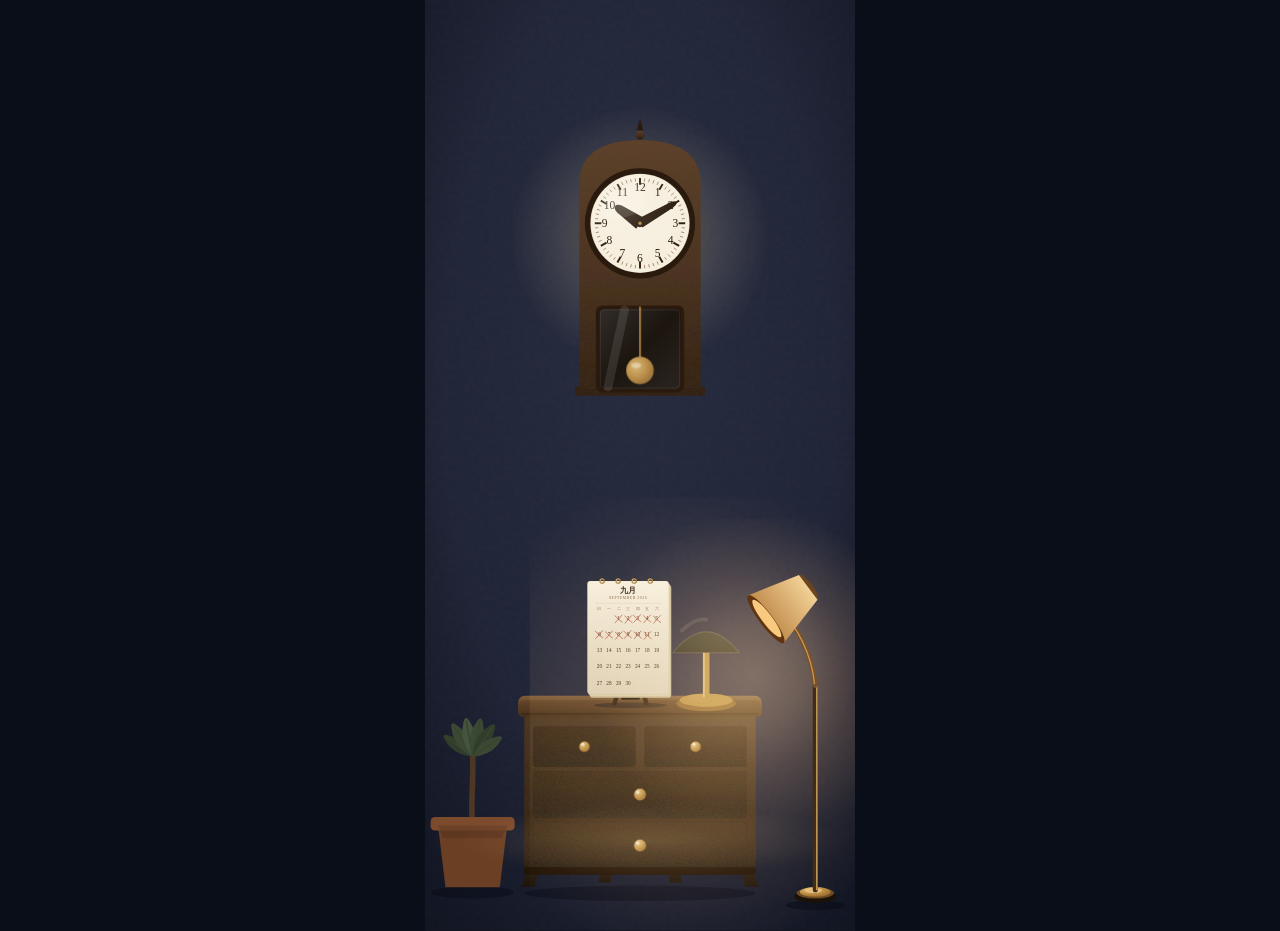
<file: index.html>
<!doctype html>
<html lang="zh-CN">
<head>
  <meta charset="utf-8">
  <meta name="viewport" content="width=device-width, initial-scale=1">
  <title>电子信</title>
  <meta http-equiv="refresh" content="0; url=./电子信封面.html">
  <script>location.replace("./电子信封面.html");</script>
</head>
<body>
  <a href="./电子信封面.html">打开电子信</a>
</body>
</html>
</file>
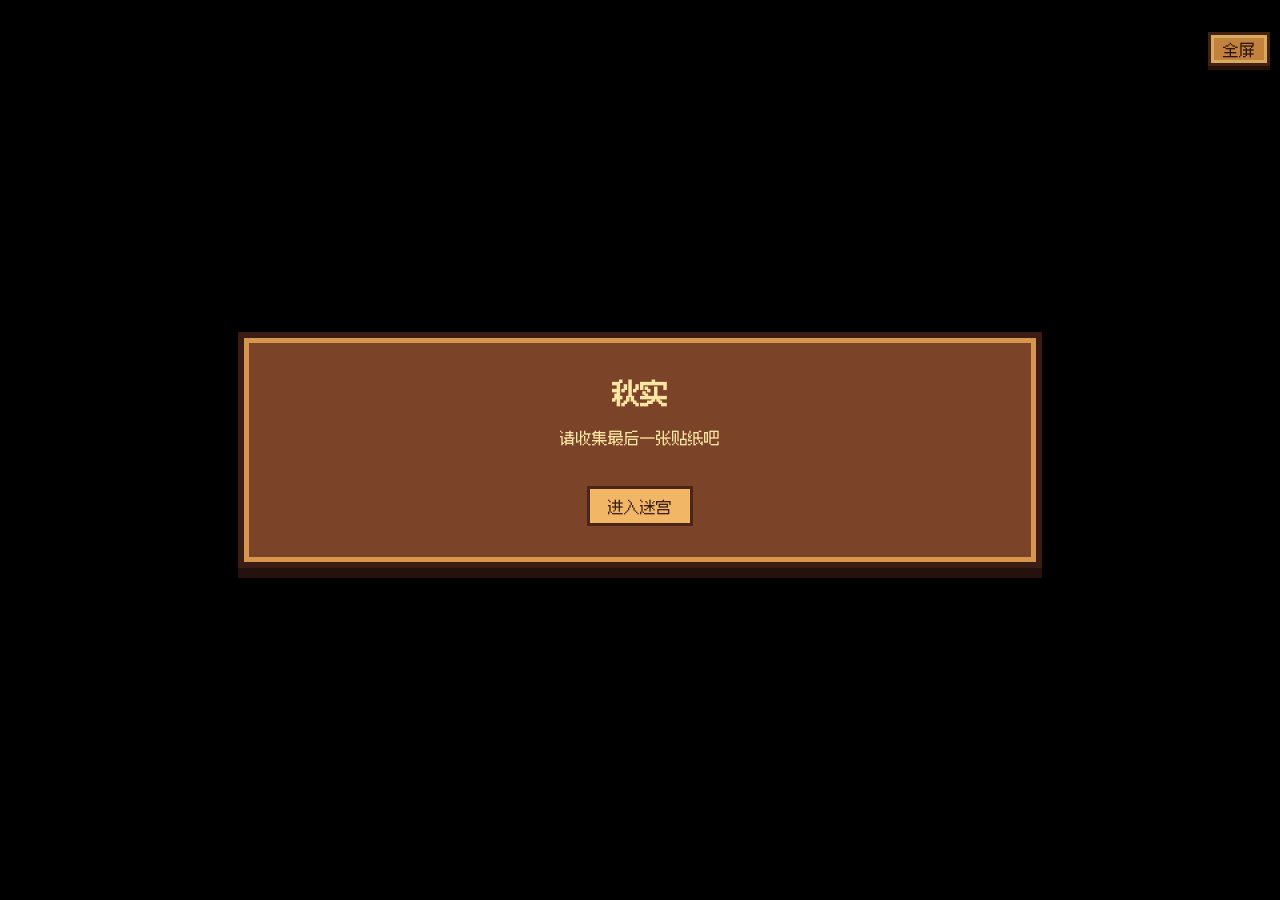
<file: autumn_harvest_scene.html>
<!doctype html>
<html lang="zh-CN" class="force-landscape">
<head>
  <meta charset="utf-8">
  <meta name="viewport" content="width=device-width, initial-scale=1, viewport-fit=cover">
  <title>秋实</title>
  <link rel="stylesheet" href="./mobile-landscape.css">
  <script src="./mobile-fullscreen.js?v=5" defer></script>
  <style>
    @font-face {
      font-family: "Fusion Pixel";
      src: url("./assets/fonts/fusion-pixel-12px-proportional-zh_hans.woff2") format("woff2");
      font-display: swap;
    }

    body {
      margin: 0;
      min-height: 100vh;
      display: grid;
      place-items: center;
      background: #000;
      color: #ffe6a3;
      font-family: "Fusion Pixel", "Microsoft YaHei", Arial, sans-serif;
      overflow: hidden;
    }

    .scene {
      width: min(92vw, 720px);
      padding: 36px;
      text-align: center;
      background: #7b4428;
      border: 6px solid #3b1c12;
      box-shadow: inset 0 0 0 5px #d7964e, 0 10px 0 #26120c;
      opacity: 0;
      transform: scale(0.98);
      transition: opacity 700ms ease, transform 700ms ease;
    }

    .scene.show {
      opacity: 1;
      transform: scale(1);
    }

    h1 {
      margin: 0 0 14px;
      font-size: 28px;
    }

    button {
      margin-top: 22px;
      min-height: 40px;
      padding: 0 18px;
      border: 3px solid #4b2517;
      background: #f2b766;
      color: #3f2114;
      font: inherit;
    }

    .fade {
      position: fixed;
      inset: 0;
      background: #000;
      opacity: 0;
      pointer-events: none;
      transition: opacity 700ms ease;
    }

    .fade.show {
      opacity: 1;
      pointer-events: auto;
    }
  </style>
</head>
<body>
  <main id="scene" class="scene">
    <h1>秋实</h1>
    <p>请收集最后一张贴纸吧</p>
    <button id="enterButton" type="button">进入迷宫</button>
  </main>
  <div id="fade" class="fade"></div>

  <script>
    requestAnimationFrame(() => document.querySelector("#scene").classList.add("show"));
    document.querySelector("#enterButton").addEventListener("click", () => {
      document.querySelector("#fade").classList.add("show");
      setTimeout(() => { location.href = "maze_scene.html"; }, 760);
    });
  </script>
</body>
</html>
</file>
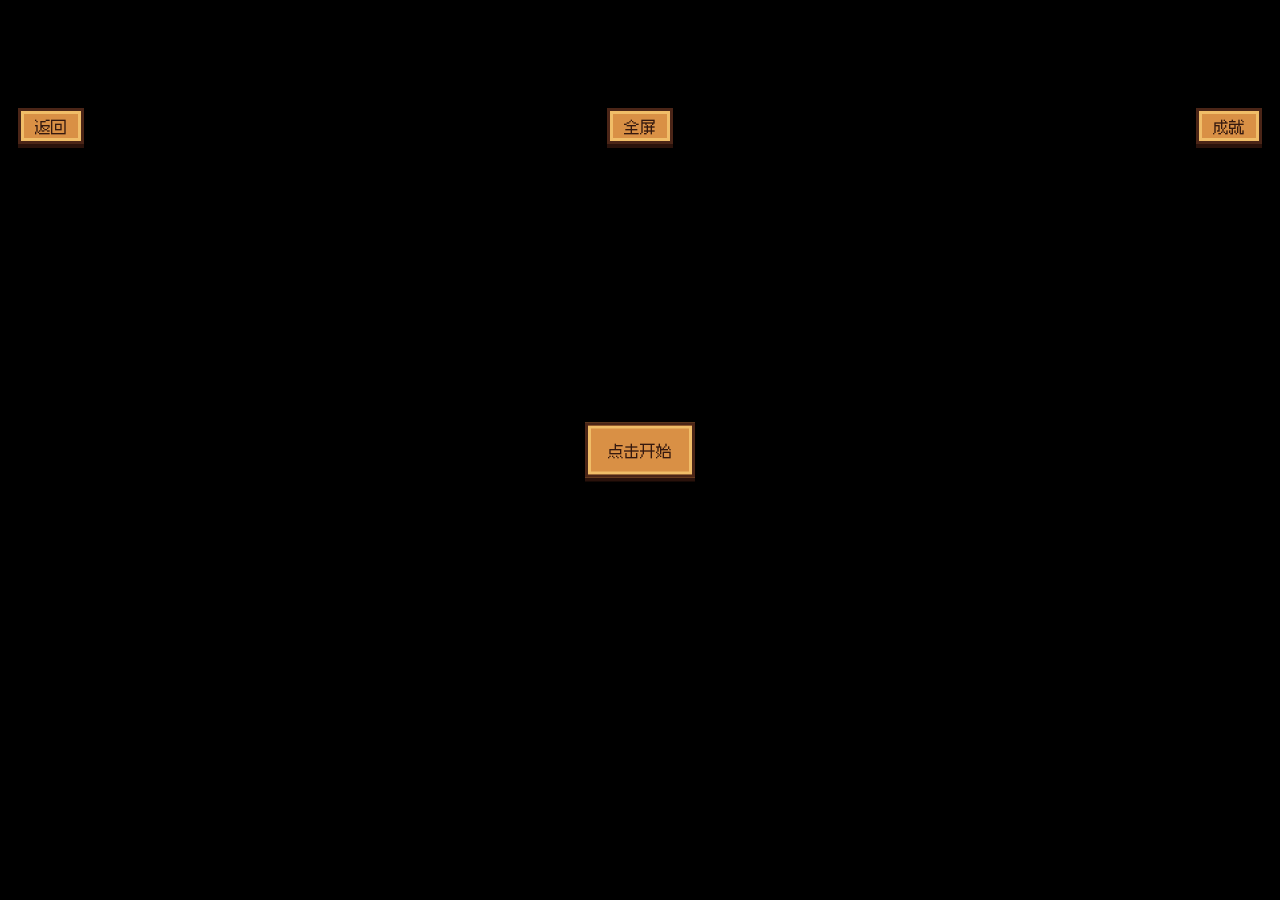
<file: autumn_visual_novel_demo.html>
<!doctype html>
<html lang="zh-CN" class="force-landscape">
<head>
  <meta charset="utf-8">
  <meta name="viewport" content="width=device-width, initial-scale=1, viewport-fit=cover">
  <title>秋日来信 · 第三幕</title>
  <link rel="stylesheet" href="./mobile-landscape.css">
  <script src="./mobile-fullscreen.js?v=5" defer></script>
  <style>
    @font-face {
      font-family: "Fusion Pixel";
      src: url("./assets/fonts/fusion-pixel-12px-proportional-zh_hans.woff2") format("woff2");
      font-display: swap;
    }

    * {
      box-sizing: border-box;
      user-select: none;
      -webkit-user-select: none;
      -webkit-tap-highlight-color: transparent;
    }

    body {
      margin: 0;
      min-height: 100vh;
      display: grid;
      place-items: center;
      background: #000;
      color: #ffe9b0;
      font-family: "Fusion Pixel", "Microsoft YaHei", Arial, sans-serif;
      overflow: hidden;
    }

    .stage {
      position: relative;
      width: min(100vw, 177.78vh);
      aspect-ratio: 16 / 9;
      overflow: hidden;
      background: #090603;
      image-rendering: pixelated;
      touch-action: manipulation;
    }

    .layer {
      position: absolute;
      inset: -2%;
      background-position: center;
      background-size: cover;
      image-rendering: pixelated;
      opacity: 0;
      transition: opacity 2600ms ease;
    }

    .black.clear ~ .layer {
      opacity: 1;
    }

    .bg {
      background-image: url("./assets/autumn-vn/background-1-no-birds.png?v=2");
      animation: breathe 9s ease-in-out infinite;
    }

    .bg[data-background="forestDeep"] {
      background-image: url("./assets/autumn-vn/background-3.png?v=1");
    }

    .bg[data-background="river"] {
      background-image: url("./assets/autumn-vn/river.png?v=1");
    }

    .bg[data-background="squirrel"] {
      background-image: url("./assets/autumn-vn/background-2.png?v=1");
    }

    .bg[data-background="fish"] {
      background-image: url("./assets/autumn-vn/fish.png?v=1");
    }

    .bg[data-background="finalTree"] {
      background-image: url("./assets/autumn-vn/background-4.png?v=1");
    }

    .top-button {
      position: absolute;
      top: 18px;
      z-index: 8;
      min-height: 36px;
      padding: 0 14px;
      border: 3px solid #4b2517;
      background: #d99045;
      color: #35190f;
      box-shadow: inset 0 0 0 3px #f0bd68, 0 4px 0 #2a120b;
      font: inherit;
    }

    .back {
      left: 18px;
    }

    .achievements {
      right: 18px;
    }

    .fullscreen {
      left: 50%;
      transform: translateX(-50%);
    }

    .achievement-panel {
      position: absolute;
      top: 66px;
      right: 18px;
      width: min(72vw, 310px);
      padding: 14px;
      border: 4px solid #3b1f13;
      background: rgba(93, 50, 28, 0.96);
      box-shadow: inset 0 0 0 4px #d5964c, 0 7px 0 #241008;
      z-index: 8;
    }

    .achievement-panel ul {
      list-style: none;
      margin: 0;
      padding: 0;
      display: grid;
      gap: 8px;
    }

    .achievement-panel li {
      display: flex;
      gap: 8px;
      align-items: center;
      color: #987f68;
    }

    .achievement-panel li.on {
      color: #ffe39b;
    }

    .star {
      color: #6b625b;
    }

    .on .star {
      color: #ffd34d;
      text-shadow: 0 0 6px #ffef9f;
    }

    .dialogue {
      position: absolute;
      left: 5%;
      right: 5%;
      bottom: 5%;
      min-height: 26%;
      padding: 22px 24px;
      border: 5px solid #3b1f13;
      background: rgba(93, 50, 28, 0.92);
      box-shadow: inset 0 0 0 4px #d5964c, 0 8px 0 #241008;
      opacity: 0;
      transform: translateY(28px);
      transition: opacity 520ms ease, transform 520ms ease;
      z-index: 5;
    }

    .dialogue.show {
      opacity: 1;
      transform: translateY(0);
    }

    .speaker {
      color: #ffe39b;
      margin-bottom: 12px;
    }

    .text {
      min-height: 64px;
      font-size: clamp(16px, 2.4vw, 24px);
      line-height: 1.75;
      color: #fff1c4;
    }

    .choices {
      display: grid;
      justify-items: start;
      gap: 8px;
      margin-top: 12px;
      pointer-events: none;
    }

    .choice,
    .start {
      border: 3px solid #4b2517;
      background: #d99045;
      color: #35190f;
      box-shadow: inset 0 0 0 3px #f0bd68, 0 4px 0 #2a120b;
      font: inherit;
    }

    .choice {
      padding: 10px 12px;
      text-align: left;
      width: auto;
      max-width: 100%;
      pointer-events: auto;
    }

    .start {
      position: absolute;
      left: 50%;
      top: 50%;
      transform: translate(-50%, -50%);
      padding: 14px 20px;
      z-index: 8;
    }

    .toast {
      position: absolute;
      top: 24px;
      left: 50%;
      transform: translateX(-50%) translateY(-20px);
      padding: 10px 16px;
      border: 3px solid #4b2517;
      background: #f0bd68;
      color: #3b1f13;
      opacity: 0;
      transition: opacity 260ms ease, transform 260ms ease;
      z-index: 7;
    }

    .toast.show {
      opacity: 1;
      transform: translateX(-50%) translateY(0);
    }

    .reward-leaf {
      position: absolute;
      left: 58%;
      top: -10%;
      width: 12px;
      height: 8px;
      background: #c86a2e;
      box-shadow: 3px 2px 0 #9b4222, 6px 4px 0 #e18a42, 10px 5px 0 #6f2c19;
      transform: rotate(-24deg);
      z-index: 6;
      image-rendering: pixelated;
    }

    .reward-leaf.drop {
      animation: rewardDrop 4.2s ease-in-out forwards;
    }

    .reward-leaf.claimed {
      filter: drop-shadow(0 0 10px #ffe694);
      animation: claimed 700ms ease infinite alternate;
    }

    .black {
      position: absolute;
      inset: 0;
      background: #000;
      z-index: 4;
      opacity: 1;
      transition: opacity 2600ms ease;
      pointer-events: none;
    }

    .black.clear {
      opacity: 0;
    }

    @keyframes breathe {
      0%, 100% { filter: brightness(1); }
      50% { filter: brightness(1.06); }
    }

    @keyframes rewardDrop {
      to { top: 62%; transform: rotate(18deg); }
    }

    @keyframes claimed {
      to { transform: translateY(-8px) rotate(18deg); }
    }
  </style>
</head>
<body>
  <main id="autumnVN" class="stage" data-background="opening">
    <audio id="windAudio" src="./assets/autumn-vn/wind-through-the-leaves.mp3" preload="auto"></audio>
    <button id="backButton" class="top-button back" type="button">返回</button>
    <button id="fullscreenButton" class="top-button fullscreen" type="button" data-fullscreen-button>全屏</button>
    <button id="achievementButton" class="top-button achievements" type="button">成就</button>
    <aside id="achievementPanel" class="achievement-panel" hidden>
      <ul id="achievementList"></ul>
    </aside>
    <div id="black" class="black"></div>
    <div id="backgroundLayer" class="layer bg"></div>
    <button id="startGate" class="start" type="button" hidden>点击开始</button>
    <section id="dialogueBox" class="dialogue" hidden>
      <div id="speakerName" class="speaker"></div>
      <div id="dialogueText" class="text"></div>
      <div id="choices" class="choices"></div>
    </section>
    <div id="rewardLeaf" class="reward-leaf" hidden></div>
    <div id="toast" class="toast"></div>
  </main>

  <script type="module">
    import { AutumnVisualNovelScene } from "./autumn-vn-scene.js?v=2";

    new AutumnVisualNovelScene(document.querySelector("#autumnVN")).start();
  </script>
</body>
</html>
</file>
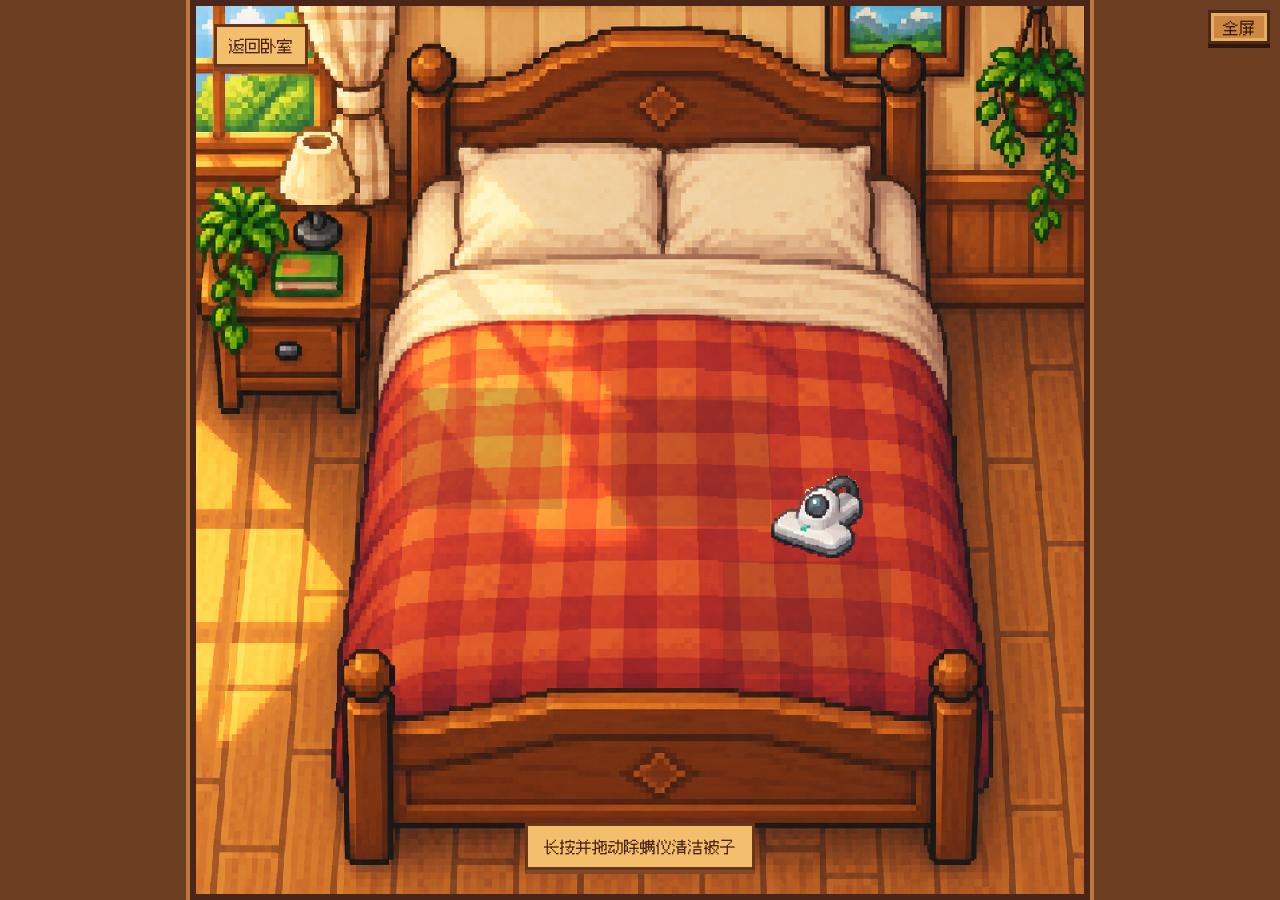
<file: bed_cleaning_demo.html>
<!doctype html>
<html lang="zh-CN" class="force-landscape">
<head>
  <meta charset="utf-8">
  <meta name="viewport" content="width=device-width, initial-scale=1, viewport-fit=cover">
  <title>床铺整理 Demo</title>
  <link rel="stylesheet" href="./mobile-landscape.css">
  <script src="./mobile-fullscreen.js?v=5" defer></script>
  <style>
    @font-face {
      font-family: "Fusion Pixel";
      src: url("./assets/fonts/fusion-pixel-12px-proportional-zh_hans.woff2") format("woff2");
      font-display: swap;
    }

    * {
      box-sizing: border-box;
      user-select: none;
      -webkit-user-select: none;
      touch-action: none;
    }

    body {
      margin: 0;
      min-height: 100vh;
      display: grid;
      place-items: center;
      background: #6d3d22;
      color: #fff1bd;
      font-family: "Fusion Pixel", "Microsoft YaHei", Arial, sans-serif;
      overflow: hidden;
    }

    .stage {
      position: relative;
      width: min(100vw, 100dvh);
      aspect-ratio: 1;
      border: 6px solid #4b2517;
      box-shadow: 0 0 0 4px #b9763d, 0 12px 0 #32170f;
      background: #1a0d0a;
    }

    canvas {
      display: block;
      width: 100%;
      height: 100%;
      image-rendering: pixelated;
      cursor: grab;
    }

    .hint {
      position: absolute;
      left: 50%;
      bottom: 24px;
      transform: translateX(-50%);
      padding: 10px 16px;
      border: 3px solid #6b351c;
      background: #f4bf6d;
      color: #4a2313;
      box-shadow: 0 4px 0 #7f4728;
      white-space: nowrap;
      pointer-events: none;
    }

    .back {
      position: absolute;
      left: 18px;
      top: 18px;
      padding: 8px 12px;
      border: 3px solid #6b351c;
      background: #f4bf6d;
      color: #4a2313;
      box-shadow: 0 4px 0 #7f4728;
      font: inherit;
      cursor: pointer;
      pointer-events: auto;
    }
  </style>
</head>
<body>
  <main class="stage">
    <button id="backButton" class="back" type="button">返回卧室</button>
    <canvas id="bedCleaningCanvas"></canvas>
    <div id="bedCleaningHint" class="hint">长按并拖动除螨仪清洁被子</div>
  </main>

  <script type="module">
    import { BedCleaningScene } from "./bed-cleaning-scene.js?v=5";
    import { completeTask } from "./game-progress.js";

    const canvas = document.querySelector("#bedCleaningCanvas");
    const fromGame = new URLSearchParams(location.search).get("from") === "game";
    document.querySelector("#backButton").addEventListener("click", () => {
      location.href = fromGame ? "game.html?return=back" : "bedroom_scene_test.html";
    });
    canvas.addEventListener("scene-complete", () => {
      if (!fromGame) return;
      completeTask("bed");
      setTimeout(() => location.href = "game.html?return=bed", 800);
    }, { once: true });

    new BedCleaningScene(canvas, document.querySelector("#bedCleaningHint")).start();
  </script>
</body>
</html>
</file>
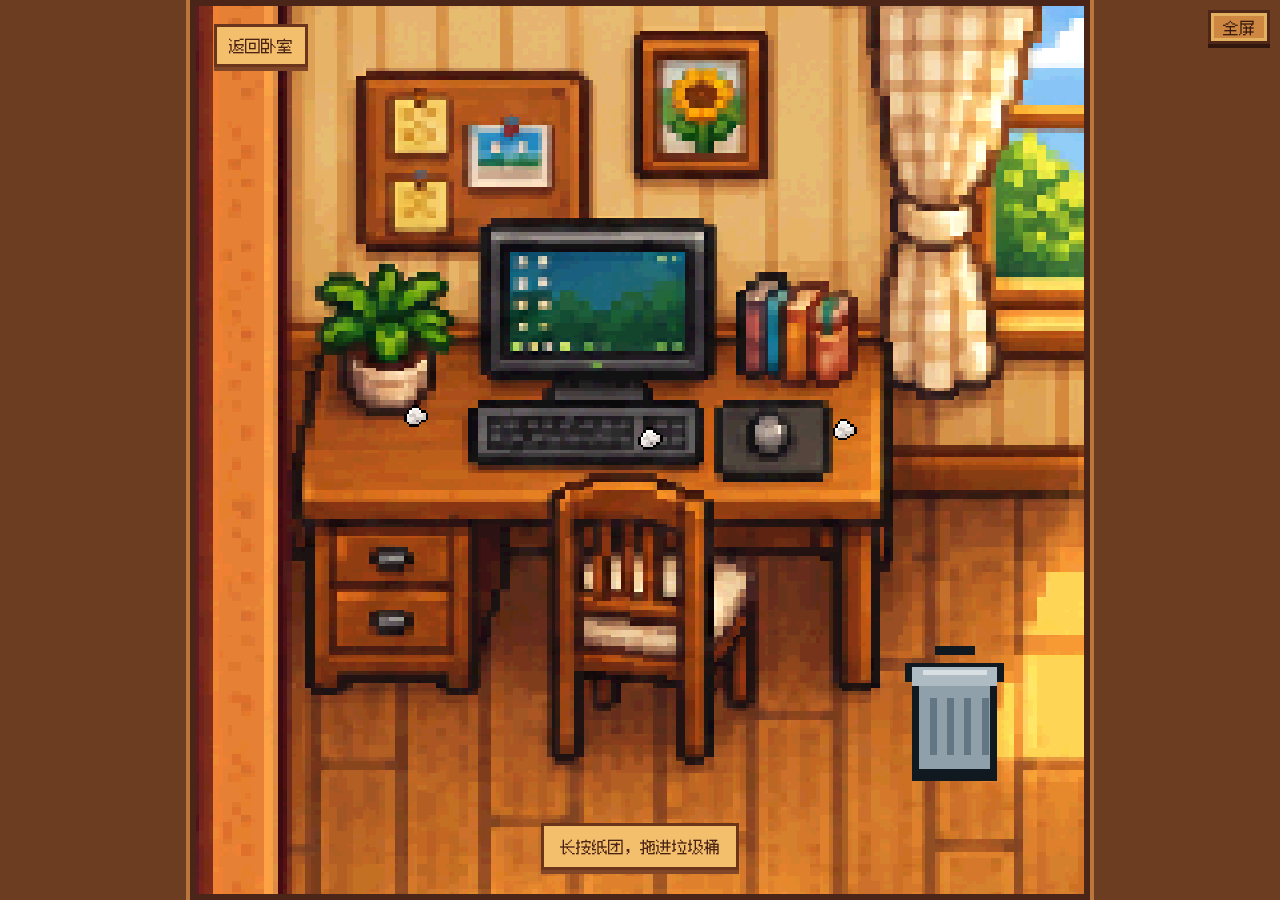
<file: desk_cleaning_demo.html>
<!doctype html>
<html lang="zh-CN" class="force-landscape">
<head>
  <meta charset="utf-8">
  <meta name="viewport" content="width=device-width, initial-scale=1, viewport-fit=cover">
  <title>书桌整理 Demo</title>
  <link rel="stylesheet" href="./mobile-landscape.css">
  <script src="./mobile-fullscreen.js?v=5" defer></script>
  <style>
    @font-face {
      font-family: "Fusion Pixel";
      src: url("./assets/fonts/fusion-pixel-12px-proportional-zh_hans.woff2") format("woff2");
      font-display: swap;
    }

    * {
      box-sizing: border-box;
      user-select: none;
      -webkit-user-select: none;
      touch-action: none;
    }

    body {
      margin: 0;
      min-height: 100vh;
      display: grid;
      place-items: center;
      background: #6d3d22;
      color: #fff1bd;
      font-family: "Fusion Pixel", "Microsoft YaHei", Arial, sans-serif;
      overflow: hidden;
    }

    .stage {
      position: relative;
      width: min(100vw, 100dvh);
      aspect-ratio: 1;
      border: 6px solid #4b2517;
      box-shadow: 0 0 0 4px #b9763d, 0 12px 0 #32170f;
      background: #1a0d0a;
    }

    canvas {
      display: block;
      width: 100%;
      height: 100%;
      image-rendering: pixelated;
      cursor: grab;
    }

    .hint {
      position: absolute;
      left: 50%;
      bottom: 24px;
      transform: translateX(-50%);
      padding: 10px 16px;
      border: 3px solid #6b351c;
      background: #f4bf6d;
      color: #4a2313;
      box-shadow: 0 4px 0 #7f4728;
      white-space: nowrap;
      pointer-events: none;
    }

    .back {
      position: absolute;
      left: 18px;
      top: 18px;
      padding: 8px 12px;
      border: 3px solid #6b351c;
      background: #f4bf6d;
      color: #4a2313;
      box-shadow: 0 4px 0 #7f4728;
      font: inherit;
      cursor: pointer;
      pointer-events: auto;
    }
  </style>
</head>
<body>
  <main class="stage">
    <button id="backButton" class="back" type="button">返回卧室</button>
    <canvas id="deskCleaningCanvas"></canvas>
    <div id="deskCleaningHint" class="hint">长按纸团，拖进垃圾桶</div>
  </main>

  <script type="module">
    import { DeskCleaningScene } from "./desk-cleaning-scene.js?v=13";
    import { completeTask } from "./game-progress.js";

    const canvas = document.querySelector("#deskCleaningCanvas");
    const fromGame = new URLSearchParams(location.search).get("from") === "game";
    document.querySelector("#backButton").addEventListener("click", () => {
      location.href = fromGame ? "game.html?return=back" : "bedroom_scene_test.html";
    });
    canvas.addEventListener("scene-complete", () => {
      if (!fromGame) return;
      completeTask("desk");
      setTimeout(() => location.href = "game.html?return=desk", 800);
    }, { once: true });

    new DeskCleaningScene(canvas, document.querySelector("#deskCleaningHint")).start();
  </script>
</body>
</html>
</file>
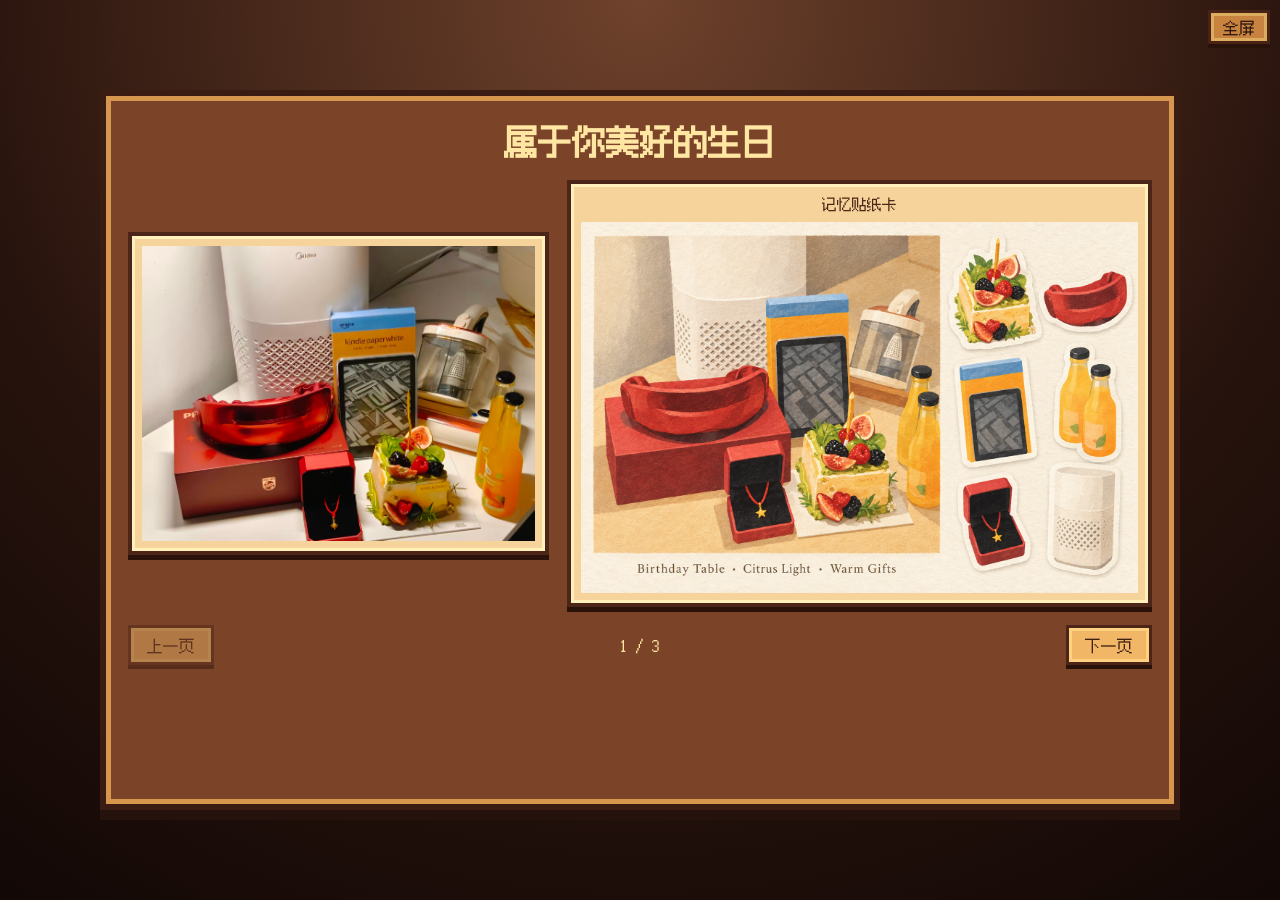
<file: easter_egg_scene.html>
<!doctype html>
<html lang="zh-CN" class="force-landscape">
<head>
  <meta charset="utf-8">
  <meta name="viewport" content="width=device-width, initial-scale=1, viewport-fit=cover">
  <title>彩蛋</title>
  <link rel="stylesheet" href="./mobile-landscape.css">
  <script src="./mobile-fullscreen.js?v=5" defer></script>
  <style>
    @font-face {
      font-family: "Fusion Pixel";
      src: url("./assets/fonts/fusion-pixel-12px-proportional-zh_hans.woff2") format("woff2");
      font-display: swap;
    }

    * {
      box-sizing: border-box;
      -webkit-tap-highlight-color: transparent;
    }

    body {
      margin: 0;
      min-height: 100vh;
      display: grid;
      place-items: center;
      background: radial-gradient(circle at top, #6f422c 0, #27130d 62%, #120806 100%);
      color: #ffe6a3;
      font-family: "Fusion Pixel", "Microsoft YaHei", Arial, sans-serif;
      overflow: hidden;
    }

    .album {
      width: min(94vw, 1080px);
      min-height: min(88vh, 720px);
      padding: 22px;
      background: #7b4428;
      border: 6px solid #3b1c12;
      box-shadow: inset 0 0 0 5px #d7964e, 0 10px 0 #26120c;
    }

    h1 {
      margin: 0 0 16px;
      text-align: center;
      font-size: clamp(22px, 5vw, 34px);
    }

    .pair {
      display: grid;
      grid-template-columns: 0.72fr 1fr;
      gap: 18px;
      align-items: center;
    }

    figure {
      margin: 0;
      padding: 10px;
      background: #f5d39a;
      border: 4px solid #4b2517;
      box-shadow: inset 0 0 0 3px #fff0bb, 0 5px 0 #2a120b;
    }

    figcaption {
      margin-bottom: 8px;
      color: #4a2717;
      text-align: center;
      font-size: 15px;
    }

    img {
      display: block;
      width: 100%;
      max-height: 56vh;
      object-fit: contain;
      image-rendering: auto;
    }

    .controls {
      margin-top: 18px;
      display: flex;
      align-items: center;
      justify-content: space-between;
      gap: 12px;
    }

    button {
      min-height: 40px;
      padding: 0 16px;
      border: 3px solid #4b2517;
      background: #f2b766;
      color: #3f2114;
      box-shadow: inset 0 0 0 3px #ffd080, 0 4px 0 #2a120b;
      font: inherit;
    }

    button:disabled {
      opacity: 0.45;
    }

    .end {
      position: fixed;
      inset: 0;
      z-index: 3;
      display: grid;
      place-items: center;
      background: rgba(18, 8, 6, 0.88);
      font-size: clamp(32px, 10vw, 72px);
      letter-spacing: 0.12em;
    }

    .hidden {
      display: none;
    }

    @media (max-width: 760px) {
      body {
        overflow: auto;
      }

      .album {
        margin: 14px 0;
      }

      .pair {
        grid-template-columns: 1fr;
      }

      img {
        max-height: 34vh;
      }
    }
  </style>
</head>
<body>
  <main id="album" class="album">
    <h1 id="title"></h1>
    <section class="pair">
      <figure>
        <img id="original" alt="">
      </figure>
      <figure>
        <figcaption>记忆贴纸卡</figcaption>
        <img id="card" alt="">
      </figure>
    </section>
    <div class="controls">
      <button id="prevButton" type="button">上一页</button>
      <span id="pageNumber"></span>
      <button id="nextButton" type="button">下一页</button>
    </div>
  </main>
  <div id="end" class="end hidden">生日快乐</div>

  <script>
    const pages = [
      {
        title: "属于你美好的生日",
        original: "./assets/easter-egg/birthday-cake-original.jpg",
        card: "./assets/easter-egg/birthday-cake-memory-card.png"
      },
      {
        title: "要一起玩",
        original: "./assets/easter-egg/play-together-original.jpg",
        card: "./assets/easter-egg/play-together-memory-card.png"
      },
      {
        title: "最平凡的一天呀",
        original: "./assets/easter-egg/ordinary-day-original.jpg",
        card: "./assets/easter-egg/ordinary-day-memory-card.png"
      }
    ];

    let pageIndex = 0;
    let audioContext;
    let musicTimer;
    const title = document.querySelector("#title");
    const original = document.querySelector("#original");
    const card = document.querySelector("#card");
    const pageNumber = document.querySelector("#pageNumber");
    const prevButton = document.querySelector("#prevButton");
    const nextButton = document.querySelector("#nextButton");

    function renderPage() {
      const page = pages[pageIndex];
      title.textContent = page.title;
      original.src = page.original;
      original.alt = `${page.title}原图`;
      card.src = page.card;
      card.alt = `${page.title}记忆贴纸卡`;
      pageNumber.textContent = `${pageIndex + 1} / ${pages.length}`;
      prevButton.disabled = pageIndex === 0;
      nextButton.textContent = pageIndex === pages.length - 1 ? "生日快乐" : "下一页";
    }

    function startMusic() {
      if (audioContext) return;
      const AudioCtx = window.AudioContext || window.webkitAudioContext;
      if (!AudioCtx) return;
      audioContext = new AudioCtx();
      const notes = [392, 440, 523.25, 493.88, 440, 392, 349.23, 392];
      const playNote = () => {
        const now = audioContext.currentTime;
        const osc = audioContext.createOscillator();
        const gain = audioContext.createGain();
        osc.type = "sine";
        osc.frequency.value = notes[Math.floor(now * 0.7) % notes.length];
        gain.gain.setValueAtTime(0.0001, now);
        gain.gain.exponentialRampToValueAtTime(0.045, now + 0.08);
        gain.gain.exponentialRampToValueAtTime(0.0001, now + 1.2);
        osc.connect(gain).connect(audioContext.destination);
        osc.start(now);
        osc.stop(now + 1.25);
      };
      playNote();
      musicTimer = setInterval(playNote, 1400);
    }

    prevButton.addEventListener("click", () => {
      startMusic();
      if (pageIndex > 0) {
        pageIndex -= 1;
        renderPage();
      }
    });

    nextButton.addEventListener("click", () => {
      startMusic();
      if (pageIndex < pages.length - 1) {
        pageIndex += 1;
        renderPage();
      } else {
        document.querySelector("#album").classList.add("hidden");
        document.querySelector("#end").classList.remove("hidden");
      }
    });

    document.body.addEventListener("pointerdown", startMusic, { once: true });
    renderPage();
  </script>
</body>
</html>
</file>
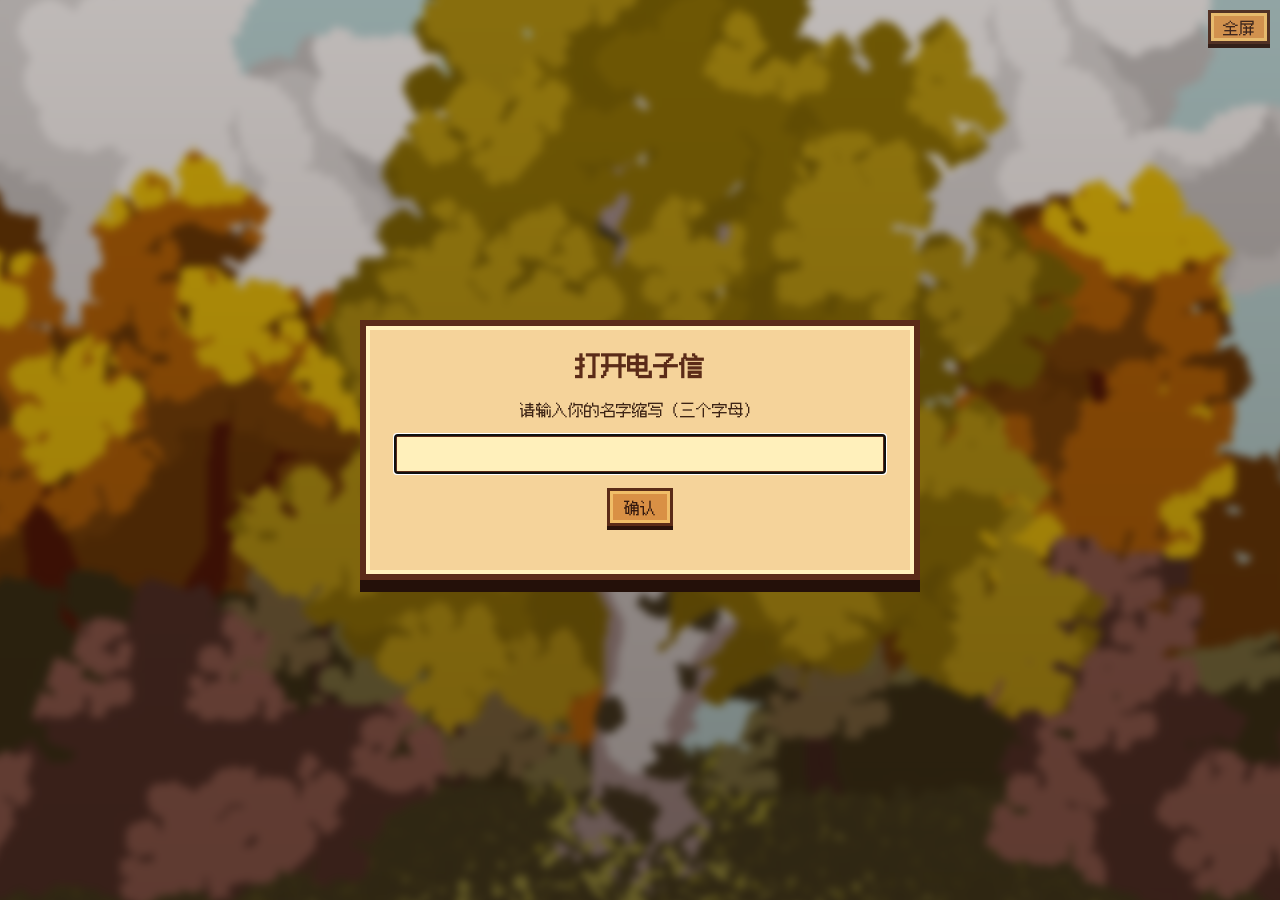
<file: electronic_letter.html>
<!doctype html>
<html lang="zh-CN" class="force-landscape">
<head>
  <meta charset="utf-8">
  <meta name="viewport" content="width=device-width, initial-scale=1, viewport-fit=cover">
  <title>电子信</title>
  <link rel="stylesheet" href="./mobile-landscape.css">
  <script src="./mobile-fullscreen.js?v=5" defer></script>
  <style>
    @font-face {
      font-family: "Fusion Pixel";
      src: url("./assets/fonts/fusion-pixel-12px-proportional-zh_hans.woff2") format("woff2");
      font-display: swap;
    }

    * {
      box-sizing: border-box;
      -webkit-tap-highlight-color: transparent;
    }

    body {
      margin: 0;
      min-height: 100vh;
      display: grid;
      place-items: center;
      background: #1c100a;
      color: #3d2415;
      font-family: "Fusion Pixel", "Microsoft YaHei", Arial, sans-serif;
      overflow: hidden;
    }

    body::before {
      content: "";
      position: fixed;
      inset: -18px;
      background: linear-gradient(rgba(40, 20, 12, 0.25), rgba(40, 20, 12, 0.45)), url("./assets/autumn-vn/background-4.png") center / cover;
      filter: blur(4px);
      transform: scale(1.04);
    }

    .letter,
    .password-gate {
      position: relative;
      z-index: 1;
      width: min(94vw, 1160px);
      padding: 22px 28px 18px;
      background: #f5d39a;
      border: 6px solid #5b2b18;
      box-shadow: inset 0 0 0 4px #fff0bb, 0 12px 0 #241009;
    }

    .letter {
      height: calc(100dvh - 24px);
      min-height: 0;
      display: flex;
      flex-direction: column;
    }

    .password-gate {
      max-width: 560px;
      text-align: center;
    }

    h1 {
      margin: 0 0 16px;
      text-align: center;
      font-size: 26px;
      color: #5b2b18;
    }

    .page {
      flex: 1;
      overflow-y: auto;
      white-space: pre-wrap;
      font-size: clamp(15px, 1.8vw, 19px);
      line-height: 1.72;
    }

    .footer {
      margin-top: 18px;
      display: flex;
      align-items: center;
      justify-content: space-between;
      gap: 10px;
    }

    .buttons {
      display: flex;
      gap: 10px;
    }

    button {
      min-height: 38px;
      padding: 0 14px;
      border: 3px solid #5b2b18;
      background: #d99045;
      color: #35190f;
      box-shadow: inset 0 0 0 3px #f0bd68, 0 4px 0 #2a120b;
      font: inherit;
    }

    button:disabled {
      opacity: 0.45;
    }

    .closed {
      position: relative;
      z-index: 1;
      padding: 24px 30px;
      background: #7b4428;
      color: #ffe6a3;
      border: 6px solid #3b1c12;
      box-shadow: inset 0 0 0 5px #d7964e, 0 10px 0 #26120c;
      text-align: center;
    }

    .egg-button {
      display: block;
      margin: 18px auto 0;
    }

    .egg-panel {
      position: fixed;
      left: 50%;
      top: 50%;
      z-index: 2;
      width: min(88vw, 560px);
      padding: 58px 22px 22px;
      transform: translate(-50%, -50%);
      background: #f5d39a;
      border: 6px solid #5b2b18;
      box-shadow: inset 0 0 0 4px #fff0bb, 0 12px 0 #241009;
      color: #3d2415;
    }

    .egg-back {
      position: absolute;
      left: 14px;
      top: 14px;
    }

    .password-gate input,
    .egg-panel input {
      width: 100%;
      min-height: 40px;
      margin: 14px 0;
      padding: 6px 10px;
      border: 3px solid #5b2b18;
      background: #fff0bb;
      color: #3d2415;
      font: inherit;
    }

    .password-error,
    .egg-error {
      min-height: 20px;
      margin-top: 10px;
      color: #8f2d1c;
      font-size: 14px;
    }

    .hidden {
      display: none;
    }
  </style>
</head>
<body>
  <div id="passwordGate" class="password-gate">
    <h1>打开电子信</h1>
    <div>请输入你的名字缩写（三个字母）</div>
    <input id="passwordInput" type="text" autocomplete="off">
    <button id="passwordSubmit" type="button">确认</button>
    <div id="passwordError" class="password-error"></div>
  </div>
  <main id="letter" class="letter hidden">
    <h1 id="letterTitle"></h1>
    <div id="pageText" class="page"></div>
    <div class="footer">
      <span id="pageNumber"></span>
      <div class="buttons">
        <button id="prevButton" type="button">上一页</button>
        <button id="nextButton" type="button">下一页</button>
      </div>
    </div>
  </main>
  <div id="closed" class="closed hidden">
    <div>电子信已收起</div>
    <button id="eggButton" class="egg-button" type="button">彩蛋</button>
  </div>
  <div id="eggPanel" class="egg-panel hidden">
    <button id="eggBack" class="egg-back" type="button">返回</button>
    <div>这封信藏了一张专辑，其中有两首歌名没有提及，它们有一个共同的名字，请输入（提示：两个字）</div>
    <input id="eggInput" type="text" maxlength="8" autocomplete="off">
    <div class="buttons">
      <button id="eggSubmit" type="button">确认</button>
      <button id="eggSkip" type="button">跳过</button>
    </div>
    <div id="eggError" class="egg-error"></div>
  </div>

  <script>
    const letterData = {
      title: "等",
      pages: [
        "To 亲爱的楠楠：\n\n生日快乐！！又是一年更迭，又是一年初秋，在这所你在的城市，为你献上异地的祝福。\n\n这是一封特殊的，没能传达过去的纸质书信，学习怎么用代码叩住只言片语，期望可以毫无保留地传递到你手心，与传统相悖，但庆幸的是，墨水留在电子里就不会随着时间消逝。\n\n距离的分隔，让我想要寻找什么是离你最近的位置，那会是围绕在你身边的空气，还是身上穿着的衣料。当一整日的疲惫刷洗之后，期望附在身上的柔软，最安心，最舒心。哪怕我希望你所在的城市总是好天气，但临海的城市，难免会有多雨季。所以如果这份礼物能卷走枕被上的迷尘，哪怕在暗沉的阴雨天气，愿它能为你送来一床暖阳。",
        "于是深夜一角，在梦乡里最靠近你。闭上眼回顾过往，记忆里的你模糊又清晰。我停住了追问的脚步，留了一个影子让时间请她慢慢清晰。这样，哪怕离你远一点，走得慢一点，是不是早晚也有一天可以跨过一程长长山路，抵达你身边的角落。\n\n时间会给你答案，你对此是否深信不疑。似乎时间会反射虚伪，抹去那些单纯的照面，筛掉空无一物，剩下不变的，是磨得赤诚的真心。笔直的道路最终通向目的地，你的方向坚定又坚决，岁月也带给我们故事，你舍弃了什么，又留住了什么，在万变里不变，拂过踩过路边草木，那些都是认识你的outro。\n\n于是连风也会呓语，听得我想跟着你走。在今夜提前入秋的南宁，落叶清爽地沙沙作响，庆幸你的生日在今年的9月，才显得冷空气也没这么刺骨。偶尔孤寂落在心头，质疑自己的选择，也不知道自己在等些什么。可南宁已经很久没有秋天了，这场季节由广东的台风刮来，从你身边吹来的微凉，刚刚好填补了我原本想要去北方感受的秋意。",
        "来年还有多少回，也许二零三零年我们会走在一起，可惜今年心有余而力不足，送出的礼物也许并不达意，如果你愿意，还可以再等等我嘛？在漫长的时间刻度里，还有很多未来有你的影子，是你钟情的江南水乡，还是常唱的东北民谣，再一起去看看，去体会，去抚摸，去流动。故事就可以一直一直讲，像北京孩童绕不出的胡同，像周而复始的四季，像单曲循环的歌谣，像心里千回百转的思念。\n\n始终如一，又是一年乐此不疲的祝福，怎么说都由衷地希望你幸福。修修改改的草稿，最后只能成为这一封短短的，为你写的，几分钟就可以放完的小小日记。如果可以再多攒一些，也许凑够半生也只是时间问题，所以赶在明日零点前，再一次祝你生日快乐。\n\n2026.9.12\n小刘"
      ]
    };

    let pageIndex = 0;
    const letter = document.querySelector("#letter");
    const passwordGate = document.querySelector("#passwordGate");
    const passwordInput = document.querySelector("#passwordInput");
    const passwordError = document.querySelector("#passwordError");
    const closed = document.querySelector("#closed");
    const title = document.querySelector("#letterTitle");
    const pageText = document.querySelector("#pageText");
    const pageNumber = document.querySelector("#pageNumber");
    const prevButton = document.querySelector("#prevButton");
    const nextButton = document.querySelector("#nextButton");
    const eggPanel = document.querySelector("#eggPanel");
    const eggInput = document.querySelector("#eggInput");
    const eggError = document.querySelector("#eggError");
    const goEggScene = () => { location.href = "easter_egg_scene.html"; };

    function unlockLetter() {
      if (passwordInput.value.trim().toLowerCase() !== "cyn") {
        passwordError.textContent = "再试试？";
        return;
      }
      passwordGate.classList.add("hidden");
      letter.classList.remove("hidden");
      passwordError.textContent = "";
      renderPage();
    }

    function renderPage() {
      title.textContent = letterData.title;
      title.classList.toggle("hidden", pageIndex !== 0);
      pageText.textContent = letterData.pages[pageIndex];
      pageNumber.textContent = `${pageIndex + 1} / ${letterData.pages.length}`;
      prevButton.disabled = pageIndex === 0;
      nextButton.textContent = pageIndex === letterData.pages.length - 1 ? "收起" : "下一页";
    }

    prevButton.addEventListener("click", () => {
      if (pageIndex > 0) {
        pageIndex -= 1;
        renderPage();
      }
    });

    nextButton.addEventListener("click", () => {
      if (pageIndex < letterData.pages.length - 1) {
        pageIndex += 1;
        renderPage();
      } else {
        letter.classList.add("hidden");
        closed.classList.remove("hidden");
      }
    });

    document.querySelector("#eggButton").addEventListener("click", () => {
      eggPanel.classList.remove("hidden");
      eggInput.focus();
    });
    document.querySelector("#eggBack").addEventListener("click", () => {
      pageIndex = 0;
      eggPanel.classList.add("hidden");
      closed.classList.add("hidden");
      letter.classList.remove("hidden");
      eggError.textContent = "";
      renderPage();
    });
    document.querySelector("#eggSubmit").addEventListener("click", () => {
      if (eggInput.value.trim() === "小王") goEggScene();
      else eggError.textContent = "再试试？";
    });
    eggInput.addEventListener("keydown", event => {
      if (event.key === "Enter") document.querySelector("#eggSubmit").click();
    });
    document.querySelector("#eggSkip").addEventListener("click", goEggScene);

    document.querySelector("#passwordSubmit").addEventListener("click", unlockLetter);
    passwordInput.addEventListener("keydown", event => {
      if (event.key === "Enter") unlockLetter();
    });
    passwordInput.focus();

    renderPage();
  </script>
</body>
</html>
</file>
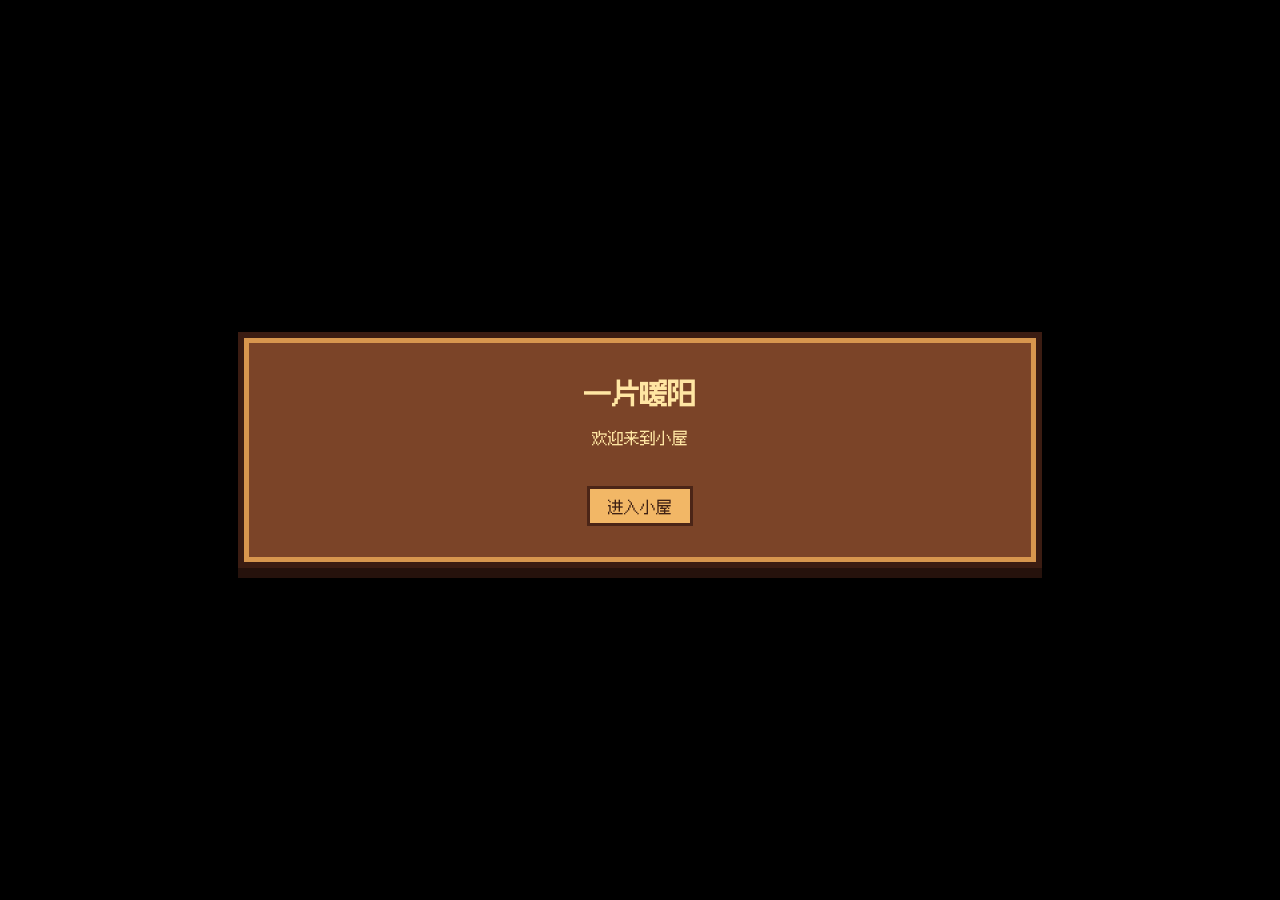
<file: first_scene.html>
<!doctype html>
<html lang="zh-CN">
<head>
  <meta charset="utf-8">
  <meta name="viewport" content="width=device-width, initial-scale=1">
  <title>一片暖阳</title>
  <style>
    @font-face {
      font-family: "Fusion Pixel";
      src: url("./assets/fonts/fusion-pixel-12px-proportional-zh_hans.woff2") format("woff2");
      font-display: swap;
    }

    body {
      margin: 0;
      min-height: 100vh;
      display: grid;
      place-items: center;
      background: #000;
      color: #ffe6a3;
      font-family: "Fusion Pixel", "Microsoft YaHei", Arial, sans-serif;
      overflow: hidden;
    }

    .scene {
      width: min(92vw, 720px);
      padding: 36px;
      text-align: center;
      background: #7b4428;
      border: 6px solid #3b1c12;
      box-shadow: inset 0 0 0 5px #d7964e, 0 10px 0 #26120c;
      opacity: 0;
      transform: scale(0.98);
      transition: opacity 700ms ease, transform 700ms ease;
    }

    .scene.show {
      opacity: 1;
      transform: scale(1);
    }

    .fade {
      position: fixed;
      inset: 0;
      background: #000;
      opacity: 0;
      pointer-events: none;
      transition: opacity 700ms ease;
    }

    .fade.show {
      opacity: 1;
      pointer-events: auto;
    }

    h1 {
      margin: 0 0 14px;
      font-size: 28px;
    }

    button {
      margin-top: 22px;
      min-height: 40px;
      padding: 0 18px;
      border: 3px solid #4b2517;
      background: #f2b766;
      color: #3f2114;
      font: inherit;
    }
  </style>
</head>
<body>
  <main id="scene" class="scene">
    <h1>一片暖阳</h1>
    <p>欢迎来到小屋</p>
    <button id="enterButton" type="button">进入小屋</button>
  </main>
  <div id="fade" class="fade"></div>

  <script>
    requestAnimationFrame(() => document.querySelector("#scene").classList.add("show"));
    document.querySelector("#enterButton").addEventListener("click", () => {
      document.querySelector("#fade").classList.add("show");
      setTimeout(() => { location.href = "game.html"; }, 760);
    });
  </script>
</body>
</html>
</file>
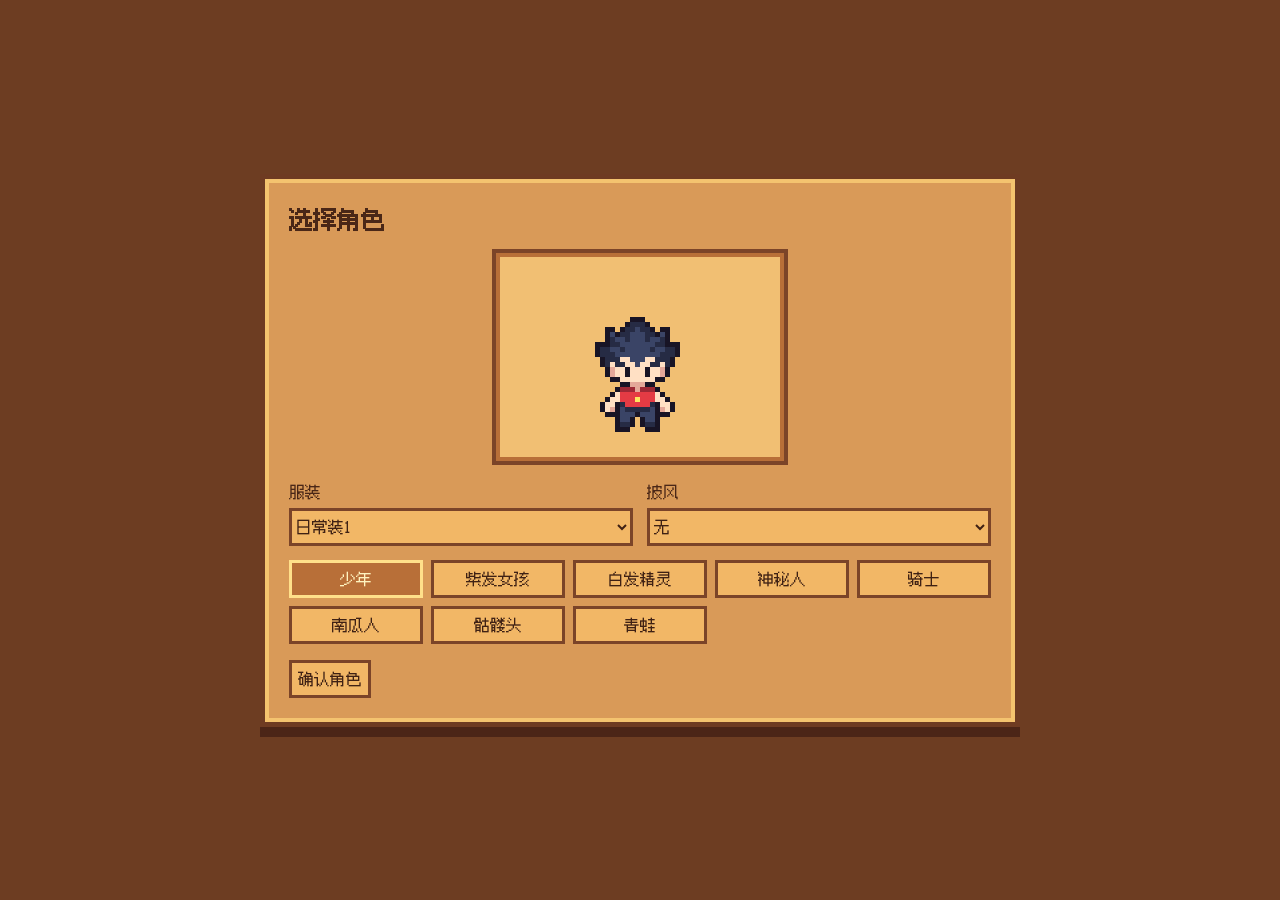
<file: game.html>
<!doctype html>
<html lang="zh-CN">
<head>
  <meta charset="utf-8">
  <meta name="viewport" content="width=device-width, initial-scale=1, viewport-fit=cover">
  <title>阳光卧室</title>
  <link rel="stylesheet" href="./mobile-landscape.css">
  <script src="./mobile-fullscreen.js?v=5" defer></script>
  <style>
    @font-face {
      font-family: "Fusion Pixel";
      src: url("./assets/fonts/fusion-pixel-12px-proportional-zh_hans.woff2") format("woff2");
      font-display: swap;
    }

    * {
      box-sizing: border-box;
      user-select: none;
      -webkit-user-select: none;
    }

    body {
      margin: 0;
      min-height: 100vh;
      display: grid;
      place-items: center;
      background: #6d3d22;
      color: #fff1bd;
      font-family: "Fusion Pixel", "Microsoft YaHei", Arial, sans-serif;
      overflow: hidden;
    }

    .hidden {
      display: none !important;
    }

    .panel {
      width: min(92vw, 760px);
      padding: 24px;
      background: #d99a58;
      border: 5px solid #6e3b22;
      box-shadow: inset 0 0 0 4px #f4c36f, 0 10px 0 #4b2517;
      color: #4a2717;
    }

    h1 {
      margin: 0 0 14px;
      font-size: 24px;
    }

    #characterPreview {
      display: block;
      margin: 0 auto 16px;
      image-rendering: pixelated;
      background: #f1bf73;
      border: 4px solid #7b4428;
      box-shadow: inset 0 0 0 4px #b86f38;
    }

    .controls {
      display: grid;
      grid-template-columns: repeat(2, minmax(0, 1fr));
      gap: 14px;
      margin-bottom: 14px;
    }

    label {
      display: grid;
      gap: 6px;
    }

    select,
    button {
      min-height: 38px;
      border: 3px solid #7b4428;
      background: #f2b766;
      color: #3f2114;
      font: inherit;
    }

    .headGrid {
      display: grid;
      grid-template-columns: repeat(auto-fit, minmax(130px, 1fr));
      gap: 8px;
      margin-bottom: 16px;
    }

    .selected {
      background: #b86f38;
      border-color: #ffe08a;
      color: #fff4c0;
    }

    .stage {
      position: relative;
      width: min(100vw, 100dvh);
      aspect-ratio: 1;
      border: 6px solid #4b2517;
      box-shadow: 0 0 0 4px #b9763d, 0 12px 0 #32170f;
      background: #1a0d0a;
    }

    #bedroomCanvas {
      display: block;
      width: 100%;
      height: 100%;
      image-rendering: pixelated;
    }

    .prompt,
    .reward {
      position: absolute;
      left: 50%;
      transform: translateX(-50%);
      border: 3px solid #6b351c;
      background: #f4bf6d;
      color: #4a2313;
      box-shadow: 0 4px 0 #7f4728;
      pointer-events: none;
    }

    .prompt {
      bottom: 28px;
      padding: 10px 16px;
    }

    .reward {
      top: 70px;
      width: 300px;
      padding: 18px;
      text-align: center;
      pointer-events: auto;
    }

    .sticker {
      width: 76px;
      height: 60px;
      margin: 0 auto 10px;
      background: #ffe38b;
      border: 6px solid #fff0ae;
      box-shadow: inset 0 0 0 10px #ffba2f;
    }

    .help {
      position: fixed;
      left: 16px;
      bottom: 14px;
      color: #ffe6a3;
      text-shadow: 2px 2px #3a1c12;
    }

    .fade {
      position: fixed;
      inset: 0;
      background: #000;
      opacity: 0;
      pointer-events: none;
      transition: opacity 700ms ease;
      z-index: 10;
    }

    .fade.show {
      opacity: 1;
      pointer-events: auto;
    }

    .touch-controls {
      position: fixed;
      left: calc(50% + min(48vw, 48vh) + 12px);
      bottom: 18px;
      z-index: 8;
      display: grid;
      grid-template-columns: repeat(3, 48px);
      grid-template-rows: repeat(4, 48px);
      gap: 6px;
      opacity: 0.82;
    }

    .touch-controls button {
      padding: 0;
      border: 3px solid #7b4428;
      background: #f2b766;
      color: #3f2114;
      box-shadow: inset 0 0 0 3px #ffd080, 0 3px 0 #4b2517;
      font: inherit;
      touch-action: none;
    }

    .pad-up { grid-column: 2; grid-row: 1; }
    .pad-left { grid-column: 1; grid-row: 2; }
    .pad-action { grid-column: 2; grid-row: 2; font-size: 14px; }
    .pad-right { grid-column: 3; grid-row: 2; }
    .pad-down { grid-column: 2; grid-row: 3; }

    @media (hover: hover) and (pointer: fine) {
      .touch-controls {
        display: none;
      }
    }

    @media (max-width: 900px) {
      .stage {
        width: min(100vw, 100dvh);
      }

      .touch-controls {
        left: auto;
        right: calc((100vw - min(100vw, 100dvh)) / 2 + max(12px, env(safe-area-inset-right)));
        bottom: max(14px, env(safe-area-inset-bottom));
        grid-template-columns: repeat(3, 44px);
        grid-template-rows: repeat(4, 44px);
        gap: 5px;
        opacity: 0.48;
      }

      .touch-controls:active,
      .touch-controls:hover {
        opacity: 0.82;
      }

      .help {
        display: none;
      }
    }
  </style>
</head>
<body>
  <main id="selectScreen"></main>

  <section id="gameScreen" class="stage hidden">
    <canvas id="bedroomCanvas"></canvas>
    <div id="interactionPrompt" class="prompt" hidden></div>
    <div id="reward" class="reward hidden">
      <div class="sticker"></div>
      <div>获得物品：太阳贴纸</div>
      <button id="closeReward" type="button">收下</button>
    </div>
  </section>
  <div id="help" class="help hidden">WASD / 方向键移动，靠近物品后按 E 或点击整理</div>
  <div id="fade" class="fade"></div>
  <div id="touchControls" class="touch-controls hidden" aria-label="移动控制">
    <button class="pad-up" data-key="ArrowUp" type="button">↑</button>
    <button class="pad-left" data-key="ArrowLeft" type="button">←</button>
    <button class="pad-action" data-key="e" type="button">整理</button>
    <button class="pad-right" data-key="ArrowRight" type="button">→</button>
    <button class="pad-down" data-key="ArrowDown" type="button">↓</button>
  </div>

  <script type="module">
    import { CharacterSelect } from "./character/character-select.js?v=5";
    import { BedroomScene } from "./BedroomScene.js?v=10";
    import { TASKS, loadProgress, saveProgress, resetProgress, savePlayerPosition, allTasksComplete } from "./game-progress.js?v=2";
    import { STORAGE_KEY } from "./character/sprite-meta.js";

    const params = new URLSearchParams(location.search);
    const selectScreen = document.querySelector("#selectScreen");
    const gameScreen = document.querySelector("#gameScreen");
    const help = document.querySelector("#help");
    const reward = document.querySelector("#reward");
    const closeReward = document.querySelector("#closeReward");
    const fade = document.querySelector("#fade");
    const touchControls = document.querySelector("#touchControls");
    const doorSound = new Audio("./assets/door-open.mp3");

    if (params.has("return") && localStorage.getItem(STORAGE_KEY)) {
      startBedroom();
    } else {
      const chooser = new CharacterSelect(selectScreen);
      chooser.start();
      selectScreen.addEventListener("character-confirmed", () => {
        resetProgress();
        startBedroom();
      }, { once: true });
    }

    closeReward.addEventListener("click", () => reward.classList.add("hidden"));

    function startBedroom() {
      document.documentElement.classList.add("force-landscape");
      window.installFullscreenButton?.();
      selectScreen.classList.add("hidden");
      gameScreen.classList.remove("hidden");
      help.classList.remove("hidden");
      touchControls.classList.remove("hidden");

      const progress = loadProgress();
      const scene = new BedroomScene(
        document.querySelector("#bedroomCanvas"),
        document.querySelector("#interactionPrompt"),
        {
          startPosition: progress.playerPosition,
          onInteract(zone) {
            if (zone.id === "exitZone") {
              doorSound.currentTime = 0;
              doorSound.play().catch(() => {});
              fade.classList.add("show");
              setTimeout(() => location.href = "second_scene.html", 760);
              return;
            }
            const task = TASKS[zone.id];
            if (task) {
              savePlayerPosition(scene.getPlayerPosition());
              location.href = task.url;
            }
          }
        }
      );
      scene.start();
      showRewardIfReady();
      if (allTasksComplete()) help.textContent = "三个整理已完成，可以从门口出门了";
    }

    for (const button of document.querySelectorAll("[data-key]")) {
      const key = button.dataset.key;
      const press = event => {
        event.preventDefault();
        window.dispatchEvent(new KeyboardEvent("keydown", { key }));
      };
      const release = event => {
        event.preventDefault();
        window.dispatchEvent(new KeyboardEvent("keyup", { key }));
      };
      button.addEventListener("pointerdown", press);
      button.addEventListener("pointerup", release);
      button.addEventListener("pointercancel", release);
      button.addEventListener("pointerleave", release);
    }

    function showRewardIfReady() {
      const progress = loadProgress();
      if (!params.has("return") || progress.stickerAwarded || !allTasksComplete()) return;
      progress.stickerAwarded = true;
      saveProgress(progress);
      reward.classList.remove("hidden");
    }
  </script>
</body>
</html>
</file>
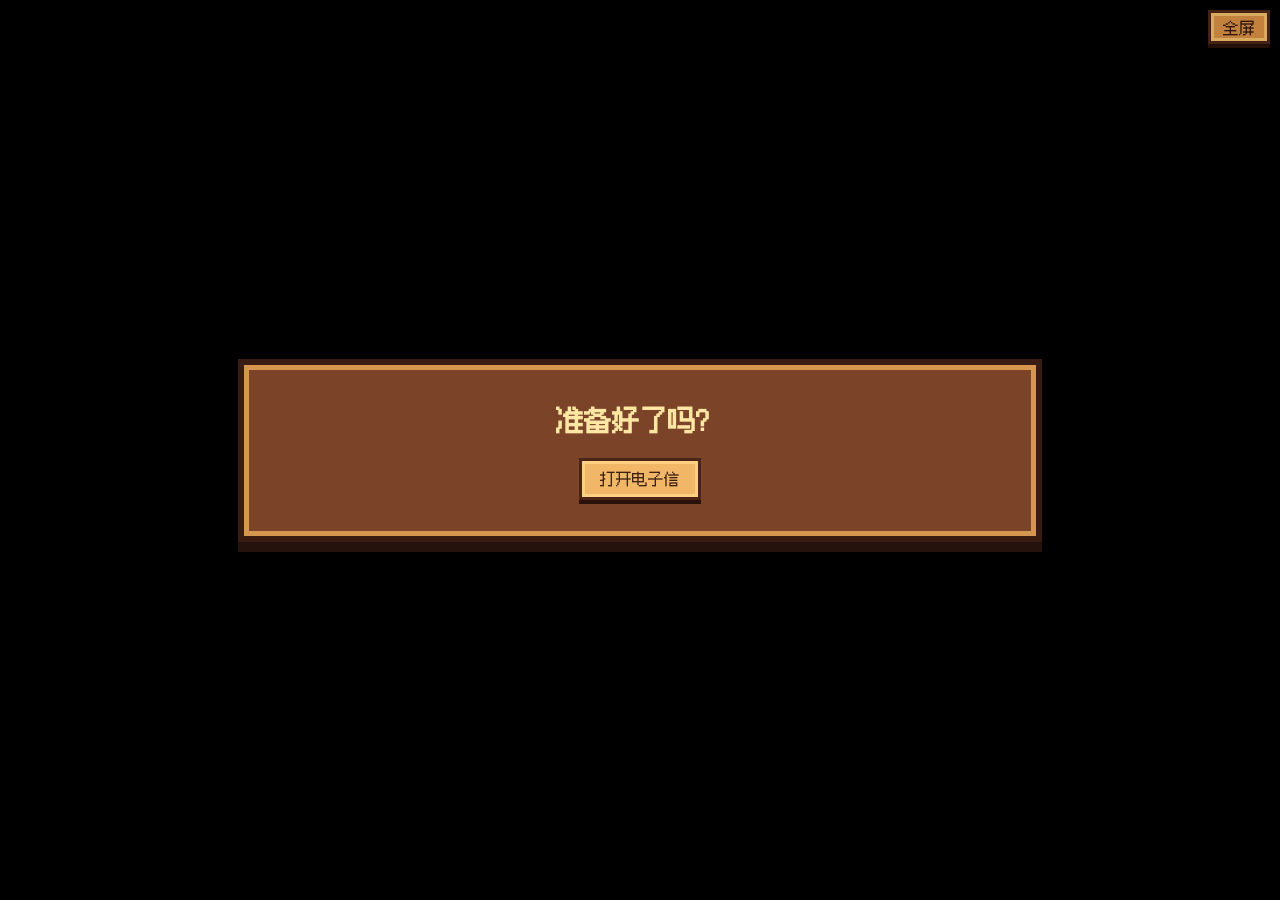
<file: letter_ready_scene.html>
<!doctype html>
<html lang="zh-CN" class="force-landscape">
<head>
  <meta charset="utf-8">
  <meta name="viewport" content="width=device-width, initial-scale=1, viewport-fit=cover">
  <title>准备好了吗？</title>
  <link rel="stylesheet" href="./mobile-landscape.css">
  <script src="./mobile-fullscreen.js?v=5" defer></script>
  <style>
    @font-face {
      font-family: "Fusion Pixel";
      src: url("./assets/fonts/fusion-pixel-12px-proportional-zh_hans.woff2") format("woff2");
      font-display: swap;
    }

    body {
      margin: 0;
      min-height: 100vh;
      display: grid;
      place-items: center;
      background: #000;
      color: #ffe6a3;
      font-family: "Fusion Pixel", "Microsoft YaHei", Arial, sans-serif;
      overflow: hidden;
    }

    .scene {
      width: min(92vw, 720px);
      padding: 36px;
      text-align: center;
      background: #7b4428;
      border: 6px solid #3b1c12;
      box-shadow: inset 0 0 0 5px #d7964e, 0 10px 0 #26120c;
      opacity: 0;
      transform: scale(0.98);
      transition: opacity 700ms ease, transform 700ms ease;
    }

    .scene.show {
      opacity: 1;
      transform: scale(1);
    }

    h1 {
      margin: 0 0 20px;
      font-size: 28px;
    }

    button {
      min-height: 42px;
      padding: 0 18px;
      border: 3px solid #4b2517;
      background: #f2b766;
      color: #3f2114;
      box-shadow: inset 0 0 0 3px #ffd080, 0 4px 0 #2a120b;
      font: inherit;
    }

    .fade {
      position: fixed;
      inset: 0;
      background: #000;
      opacity: 0;
      pointer-events: none;
      transition: opacity 700ms ease;
    }

    .fade.show {
      opacity: 1;
      pointer-events: auto;
    }
  </style>
</head>
<body>
  <main id="scene" class="scene">
    <h1>准备好了吗？</h1>
    <button id="openButton" type="button">打开电子信</button>
  </main>
  <div id="fade" class="fade"></div>

  <script>
    requestAnimationFrame(() => document.querySelector("#scene").classList.add("show"));
    document.querySelector("#openButton").addEventListener("click", () => {
      document.querySelector("#fade").classList.add("show");
      setTimeout(() => { location.href = "electronic_letter.html"; }, 760);
    });
  </script>
</body>
</html>
</file>
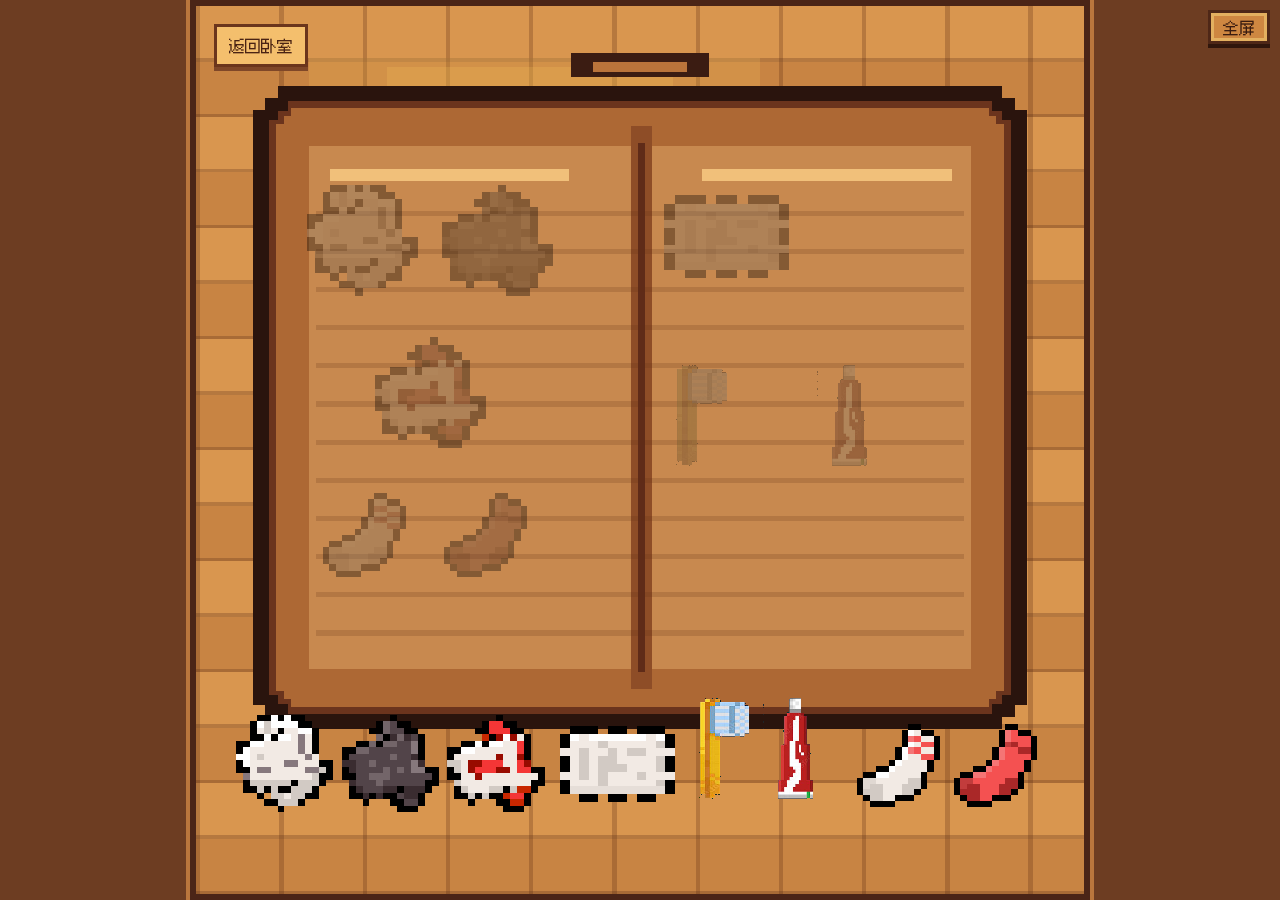
<file: luggage_packing_demo.html>
<!doctype html>
<html lang="zh-CN" class="force-landscape">
<head>
  <meta charset="utf-8">
  <meta name="viewport" content="width=device-width, initial-scale=1, viewport-fit=cover">
  <title>行李箱整理 Demo</title>
  <link rel="stylesheet" href="./mobile-landscape.css">
  <script src="./mobile-fullscreen.js?v=5" defer></script>
  <style>
    @font-face {
      font-family: "Fusion Pixel";
      src: url("./assets/fonts/fusion-pixel-12px-proportional-zh_hans.woff2") format("woff2");
      font-display: swap;
    }

    * {
      box-sizing: border-box;
      user-select: none;
      -webkit-user-select: none;
      touch-action: none;
    }

    body {
      margin: 0;
      min-height: 100vh;
      display: grid;
      place-items: center;
      background: #6d3d22;
      color: #fff1bd;
      font-family: "Fusion Pixel", "Microsoft YaHei", Arial, sans-serif;
      overflow: hidden;
    }

    .stage {
      position: relative;
      width: min(100vw, 100dvh);
      aspect-ratio: 1;
      border: 6px solid #4b2517;
      box-shadow: 0 0 0 4px #b9763d, 0 12px 0 #32170f;
      background: #1a0d0a;
    }

    canvas {
      display: block;
      width: 100%;
      height: 100%;
      image-rendering: pixelated;
      cursor: grab;
    }

    .hint {
      display: none;
      position: absolute;
      left: 50%;
      bottom: 22px;
      transform: translateX(-50%);
      padding: 10px 16px;
      border: 3px solid #6b351c;
      background: #f4bf6d;
      color: #4a2313;
      box-shadow: 0 4px 0 #7f4728;
      white-space: nowrap;
      pointer-events: none;
    }

    .back {
      position: absolute;
      left: 18px;
      top: 18px;
      padding: 8px 12px;
      border: 3px solid #6b351c;
      background: #f4bf6d;
      color: #4a2313;
      box-shadow: 0 4px 0 #7f4728;
      font: inherit;
      cursor: pointer;
      pointer-events: auto;
    }
  </style>
</head>
<body>
  <main class="stage">
    <button id="backButton" class="back" type="button">返回卧室</button>
    <canvas id="luggagePackingCanvas"></canvas>
    <div id="luggagePackingHint" class="hint">拖动物品，放进对应凹槽</div>
  </main>

  <script type="module">
    import { LuggagePackingScene } from "./luggage-packing-scene.js?v=8";
    import { completeTask } from "./game-progress.js";

    const canvas = document.querySelector("#luggagePackingCanvas");
    const fromGame = new URLSearchParams(location.search).get("from") === "game";
    document.querySelector("#backButton").addEventListener("click", () => {
      location.href = fromGame ? "game.html?return=back" : "bedroom_scene_test.html";
    });
    canvas.addEventListener("scene-complete", () => {
      if (!fromGame) return;
      completeTask("luggage");
      setTimeout(() => location.href = "game.html?return=luggage", 800);
    }, { once: true });

    new LuggagePackingScene(canvas, document.querySelector("#luggagePackingHint")).start();
  </script>
</body>
</html>
</file>
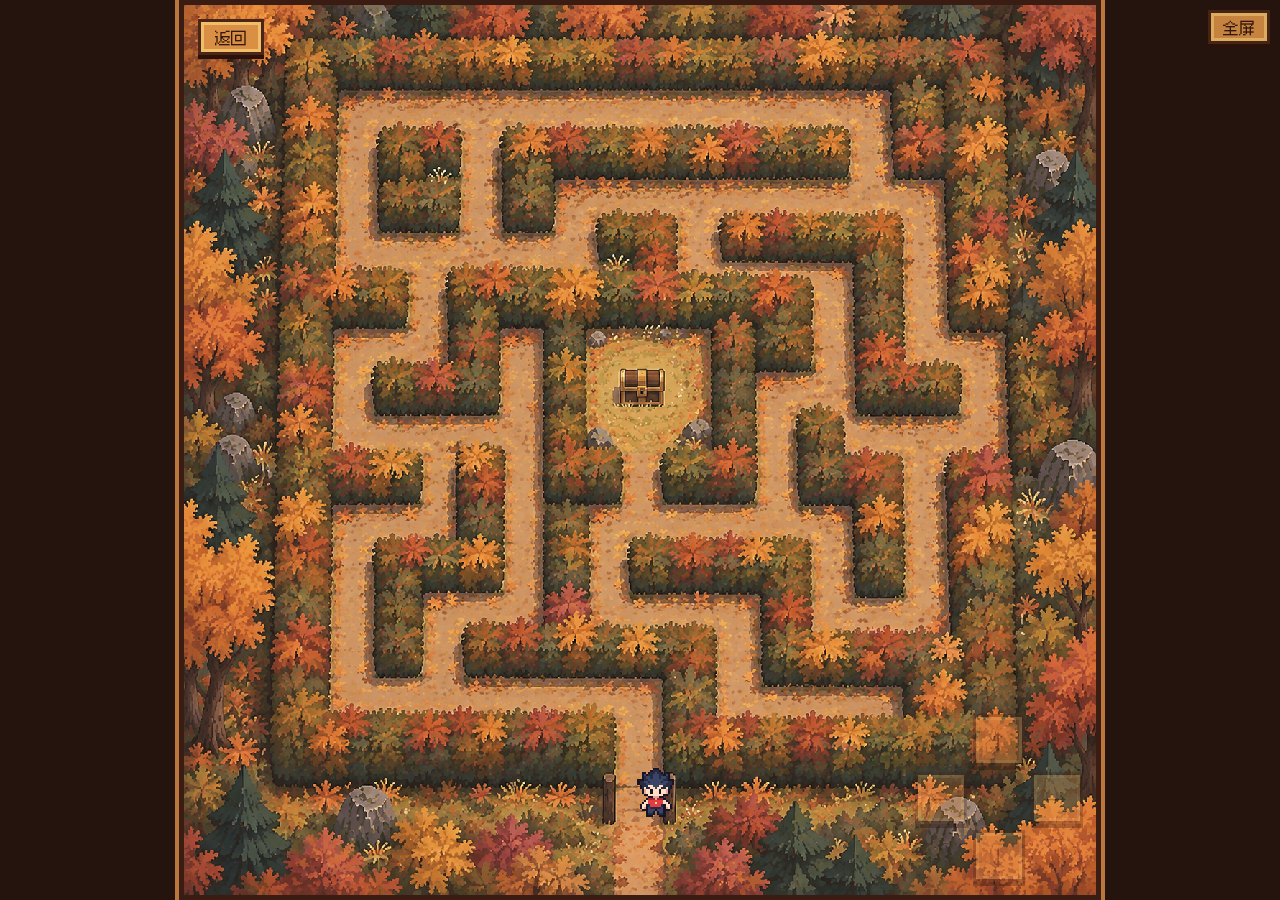
<file: maze_scene.html>
<!doctype html>
<html lang="zh-CN" class="force-landscape">
<head>
  <meta charset="utf-8">
  <meta name="viewport" content="width=device-width, initial-scale=1, viewport-fit=cover">
  <title>秋实 · 迷宫</title>
  <link rel="stylesheet" href="./mobile-landscape.css">
  <script src="./mobile-fullscreen.js?v=5" defer></script>
  <style>
    @font-face {
      font-family: "Fusion Pixel";
      src: url("./assets/fonts/fusion-pixel-12px-proportional-zh_hans.woff2") format("woff2");
      font-display: swap;
    }

    * {
      box-sizing: border-box;
      user-select: none;
      -webkit-user-select: none;
      -webkit-tap-highlight-color: transparent;
    }

    body {
      margin: 0;
      min-height: 100vh;
      display: grid;
      place-items: center;
      background: #24140d;
      color: #ffe6a3;
      font-family: "Fusion Pixel", "Microsoft YaHei", Arial, sans-serif;
      overflow: hidden;
    }

    .stage {
      position: relative;
      width: min(100vw, 102.42dvh);
      aspect-ratio: 1269 / 1239;
      border: 5px solid #3b1c12;
      box-shadow: 0 0 0 4px #b9763d, 0 10px 0 #140907;
      background: #000;
    }

    canvas {
      display: block;
      width: 100%;
      height: 100%;
      image-rendering: pixelated;
    }

    .top-button,
    .complete,
    .pad button,
    .next-button {
      border: 3px solid #4b2517;
      background: #d99045;
      color: #35190f;
      box-shadow: inset 0 0 0 3px #f0bd68, 0 4px 0 #2a120b;
      font: inherit;
    }

    .top-button {
      position: absolute;
      top: 14px;
      left: 14px;
      z-index: 3;
      min-height: 36px;
      padding: 0 14px;
    }

    .complete {
      position: absolute;
      left: 50%;
      top: 50%;
      transform: translate(-50%, -50%);
      min-width: 260px;
      padding: 18px 22px;
      text-align: center;
      z-index: 4;
    }

    .reward-image {
      display: block;
      width: 50%;
      max-width: 140px;
      margin: 10px auto 0;
      image-rendering: pixelated;
    }

    .reward-name {
      margin-top: 8px;
    }

    .next-button {
      margin-top: 14px;
      min-height: 36px;
      padding: 0 14px;
    }

    .hidden {
      display: none;
    }

    .pad {
      position: fixed;
      right: calc((100vw - min(100vw, 102.42dvh)) / 2 + max(18px, env(safe-area-inset-right)));
      bottom: max(18px, env(safe-area-inset-bottom));
      display: grid;
      grid-template-columns: repeat(3, 52px);
      grid-template-rows: repeat(3, 52px);
      gap: 6px;
      z-index: 5;
      opacity: 0.3;
    }

    .pad:active,
    .pad:hover {
      opacity: 0.7;
    }

    .pad button {
      padding: 0;
      font-size: 20px;
    }

    .up { grid-column: 2; }
    .left { grid-column: 1; grid-row: 2; }
    .right { grid-column: 3; grid-row: 2; }
    .down { grid-column: 2; grid-row: 3; }
  </style>
</head>
<body>
  <main class="stage">
    <button class="top-button" type="button" onclick="location.href='autumn_harvest_scene.html'">返回</button>
    <canvas id="mazeCanvas"></canvas>
    <div id="complete" class="complete hidden">
      <div>恭喜得到最后一张贴纸</div>
      <img class="reward-image" src="./assets/autumn-vn/story-book.png" alt="故事书">
      <div class="reward-name">故事书</div>
      <button class="next-button" type="button" onclick="location.href='letter_ready_scene.html'">继续</button>
    </div>
  </main>

  <div class="pad" aria-label="方向键">
    <button class="up" data-key="ArrowUp">↑</button>
    <button class="left" data-key="ArrowLeft">←</button>
    <button class="right" data-key="ArrowRight">→</button>
    <button class="down" data-key="ArrowDown">↓</button>
  </div>

  <script type="module">
    import { MazeScene } from "./maze-scene.js";

    new MazeScene(
      document.querySelector("#mazeCanvas"),
      document.querySelector("#complete")
    ).start();

    for (const button of document.querySelectorAll("[data-key]")) {
      const key = button.dataset.key;
      button.addEventListener("pointerdown", event => {
        event.preventDefault();
        window.dispatchEvent(new KeyboardEvent("keydown", { key }));
      });
      button.addEventListener("pointerup", () => {
        window.dispatchEvent(new KeyboardEvent("keyup", { key }));
      });
      button.addEventListener("pointercancel", () => {
        window.dispatchEvent(new KeyboardEvent("keyup", { key }));
      });
    }
  </script>
</body>
</html>
</file>
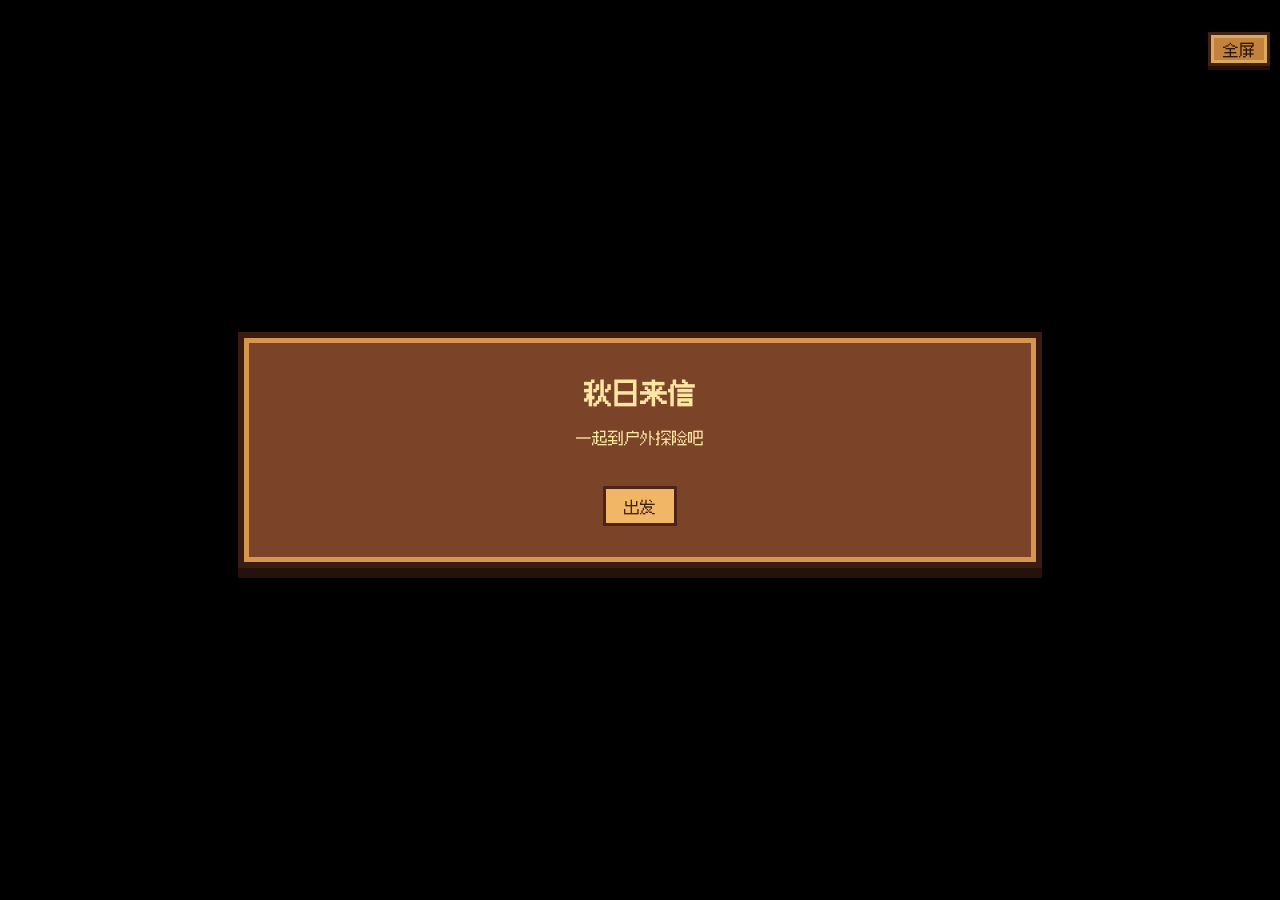
<file: second_scene.html>
<!doctype html>
<html lang="zh-CN" class="force-landscape">
<head>
  <meta charset="utf-8">
  <meta name="viewport" content="width=device-width, initial-scale=1, viewport-fit=cover">
  <title>秋日来信</title>
  <link rel="stylesheet" href="./mobile-landscape.css">
  <script src="./mobile-fullscreen.js?v=5" defer></script>
  <style>
    @font-face {
      font-family: "Fusion Pixel";
      src: url("./assets/fonts/fusion-pixel-12px-proportional-zh_hans.woff2") format("woff2");
      font-display: swap;
    }

    body {
      margin: 0;
      min-height: 100vh;
      display: grid;
      place-items: center;
      background: #000;
      color: #ffe6a3;
      font-family: "Fusion Pixel", "Microsoft YaHei", Arial, sans-serif;
      overflow: hidden;
    }

    .scene {
      width: min(92vw, 720px);
      padding: 36px;
      text-align: center;
      background: #7b4428;
      border: 6px solid #3b1c12;
      box-shadow: inset 0 0 0 5px #d7964e, 0 10px 0 #26120c;
      opacity: 0;
      transform: scale(0.98);
      transition: opacity 700ms ease, transform 700ms ease;
    }

    .scene.show {
      opacity: 1;
      transform: scale(1);
    }

    .fade {
      position: fixed;
      inset: 0;
      background: #000;
      opacity: 0;
      pointer-events: none;
      transition: opacity 700ms ease;
    }

    .fade.show {
      opacity: 1;
      pointer-events: auto;
    }

    h1 {
      margin: 0 0 14px;
      font-size: 28px;
    }

    button {
      margin-top: 22px;
      min-height: 40px;
      padding: 0 18px;
      border: 3px solid #4b2517;
      background: #f2b766;
      color: #3f2114;
      font: inherit;
    }
  </style>
</head>
<body>
  <main id="scene" class="scene">
    <h1>秋日来信</h1>
    <p>一起到户外探险吧</p>
    <button id="enterButton" type="button">出发</button>
  </main>
  <div id="fade" class="fade"></div>

  <script>
    requestAnimationFrame(() => document.querySelector("#scene").classList.add("show"));
    document.querySelector("#enterButton").addEventListener("click", () => {
      document.querySelector("#fade").classList.add("show");
      setTimeout(() => { location.href = "autumn_visual_novel_demo.html"; }, 760);
    });
  </script>
</body>
</html>
</file>
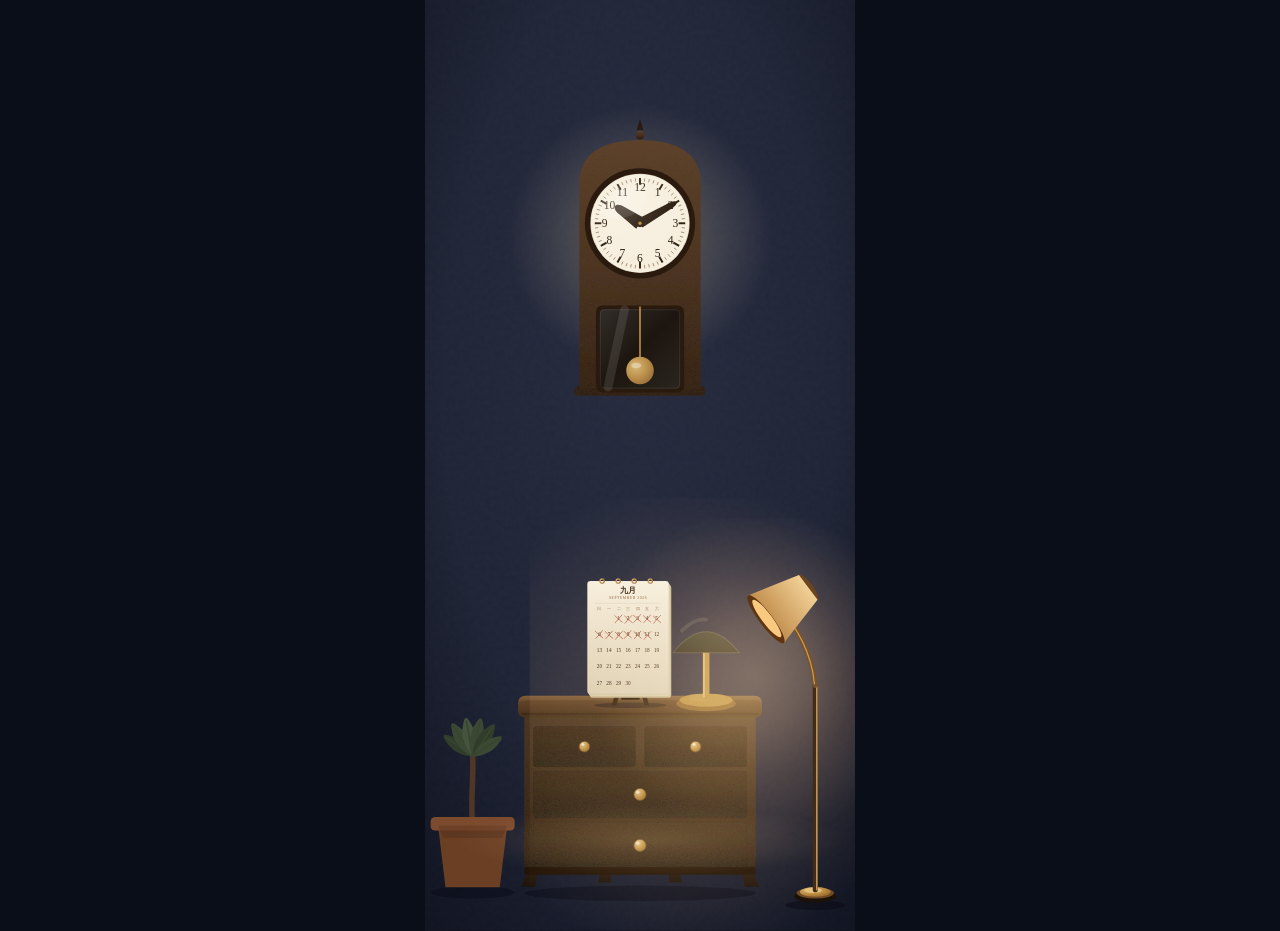
<file: 电子信封面.html>
<!doctype html>
<html lang="zh">
<head>
<meta charset="utf-8">
<meta name="viewport" content="width=device-width, initial-scale=1">
<title>Scene 0 — 完整静态场景</title>
<style>
  * {
  -webkit-tap-highlight-color: transparent; /* 去掉安卓 Chrome 点击时的蓝色高亮框 */
  -webkit-touch-callout: none;               /* 顺带去掉长按弹出的系统菜单/放大镜 */
}

/* 如果元素本身带 tabindex 或是 button/a，点击后还会有一圈"聚焦框"，一并去掉 */
:focus {
  outline: none;
}

  *{ box-sizing:border-box; }
  html,body{ margin:0; min-height:100vh; background:#0A0E18; }
  .stage{
    width:100vw; max-width:430px; margin:0 auto;
    aspect-ratio: 390 / 844;
    display:block;
    touch-action: none;   /* 表盘放大后可自由拖动，不受系统手势干扰 */
    user-select:none; -webkit-user-select:none; -webkit-touch-callout:none;
  }
  .numeral{ font-family:Georgia,'Times New Roman','Songti SC',serif; fill:#2C1D10; }
  .titleZh{ font-family:'Songti SC','Noto Serif SC',Georgia,serif; fill:#2C1D10; }
  /* 表盘拨动提示：id 级规则，优先级高于 .titleZh，确保浅色实际生效；细描边保证在深木上可读 */
  #dial-hint-text{ font-family:'Songti SC','Noto Serif SC',Georgia,serif; font-weight:600;
    fill:#F6E4C3; paint-order:stroke; stroke:rgba(44,28,15,0.9); stroke-width:0.6; stroke-linejoin:round; }
  .titleEn{ font-family:Georgia,'Times New Roman',serif; letter-spacing:2px; fill:#7A5636; }
  .weekday{ font-family:'Songti SC','Noto Serif SC',Georgia,serif; fill:#8A6B4A; }
  .dayNum{ font-family:Georgia,'Times New Roman','Songti SC',serif; fill:#2C1D10; }

  #pendulum{ transform-box:fill-box; transform-origin:50% 0%; animation:swing 2.4s ease-in-out infinite alternate; }
  @keyframes swing{ from{ transform:rotate(5deg); } to{ transform:rotate(-5deg); } }

  #clock-halo{ animation:clockBreathe 4.5s ease-in-out infinite; }
  @keyframes clockBreathe{ 0%,100%{ opacity:.35; } 50%{ opacity:.9; } }
  #clock-hint{ animation:hintFade 4.5s ease forwards; }
  @keyframes hintFade{ 0%{ opacity:0; } 14%{ opacity:.92; } 42%{ opacity:.92; } 100%{ opacity:0; } }

  /* 夜间暖光叠加：screen 加亮局部光、透出底下木纹/纸感；且不拦截触摸 */
  .lit{ mix-blend-mode:screen; pointer-events:none; }
  /* 夜场提示可读：浅暖米色 + 细深描边（id 规则盖过元素上的 presentation fill） */
  #clock-hint{ fill:#F0DFB8; paint-order:stroke; stroke:rgba(24,17,10,0.55); stroke-width:0.6; stroke-linejoin:round; }

  /* 聚焦过渡：压暗房间背景的 scrim（在挂钟/光晕之下，故钟保持明亮） */
  #focus-scrim{ opacity:0; transition:opacity 1.1s ease; pointer-events:none; }
  .stage.zoomed #focus-scrim{ opacity:.38; }

  @media (prefers-reduced-motion: reduce){
    #focus-scrim, #clock-halo{ transition:none; }
  }
</style>
</head>
<body>

<svg class="stage" viewBox="0 0 390 844" xmlns="http://www.w3.org/2000/svg" role="img" aria-label="Scene 0 静态场景：深夜室内，落地灯暖光下挂钟居于视觉中心，柜子承托立式日历">
  <defs>
    <!-- 壁纸 -->
    <radialGradient id="wallpaperGrad" cx="0.5" cy="0.32" r="0.9">
      <stop offset="0" stop-color="#262B3F"/>
      <stop offset="0.55" stop-color="#1E2336"/>
      <stop offset="1" stop-color="#141828"/>
    </radialGradient>

    <!-- 挂钟 -->
    <linearGradient id="wood" x1="0" y1="0" x2="0" y2="1">
      <stop offset="0" stop-color="#5B3F28"/>
      <stop offset="0.5" stop-color="#49301E"/>
      <stop offset="1" stop-color="#2E1C0E"/>
    </linearGradient>
    <radialGradient id="brass" cx="0.35" cy="0.35" r="0.8">
      <stop offset="0" stop-color="#D8B672"/>
      <stop offset="0.55" stop-color="#B8893F"/>
      <stop offset="1" stop-color="#8A5F2A"/>
    </radialGradient>
    <radialGradient id="glassHighlight" cx="0.32" cy="0.28" r="0.75">
      <stop offset="0" stop-color="rgba(255,255,255,0.22)"/>
      <stop offset="0.35" stop-color="rgba(255,255,255,0.08)"/>
      <stop offset="0.7" stop-color="rgba(255,255,255,0.02)"/>
      <stop offset="1" stop-color="rgba(255,255,255,0)"/>
    </radialGradient>
    <linearGradient id="pendulumGlass" x1="0" y1="0" x2="1" y2="1">
      <stop offset="0" stop-color="rgba(210,225,240,0.14)"/>
      <stop offset="0.5" stop-color="rgba(210,225,240,0.03)"/>
      <stop offset="1" stop-color="rgba(210,225,240,0.10)"/>
    </linearGradient>

    <!-- 柜子 -->
    <linearGradient id="cabWood" x1="0" y1="0" x2="0" y2="1">
      <stop offset="0" stop-color="#493322"/>
      <stop offset="0.5" stop-color="#382617"/>
      <stop offset="1" stop-color="#221407"/>
    </linearGradient>
    <linearGradient id="cabWoodDark" x1="0" y1="0" x2="0" y2="1">
      <stop offset="0" stop-color="#312113"/>
      <stop offset="1" stop-color="#1E140B"/>
    </linearGradient>
    <linearGradient id="topSurface" x1="0" y1="0" x2="0" y2="1">
      <stop offset="0" stop-color="#6B4A2C"/>
      <stop offset="0.5" stop-color="#573920"/>
      <stop offset="1" stop-color="#412A14"/>
    </linearGradient>
    <radialGradient id="cabBrass" cx="0.35" cy="0.3" r="0.85">
      <stop offset="0" stop-color="#E0C084"/>
      <stop offset="0.55" stop-color="#B8893F"/>
      <stop offset="1" stop-color="#8A5F2A"/>
    </radialGradient>
    <linearGradient id="topHighlight" x1="0" y1="0" x2="0" y2="1">
      <stop offset="0" stop-color="rgba(255,200,140,0.14)"/>
      <stop offset="1" stop-color="rgba(255,200,140,0)"/>
    </linearGradient>

    <!-- 日历 -->
    <radialGradient id="calBrass" cx="0.35" cy="0.3" r="0.85">
      <stop offset="0" stop-color="#E0C084"/>
      <stop offset="0.55" stop-color="#B8893F"/>
      <stop offset="1" stop-color="#8A5F2A"/>
    </radialGradient>
    <linearGradient id="paper" x1="0" y1="0" x2="0" y2="1">
      <stop offset="0" stop-color="#F7EEDB"/>
      <stop offset="1" stop-color="#EADBBD"/>
    </linearGradient>
    <linearGradient id="paperShade" x1="0" y1="0" x2="0" y2="1">
      <stop offset="0" stop-color="rgba(60,36,20,0)"/>
      <stop offset="1" stop-color="rgba(60,36,20,0.08)"/>
    </linearGradient>

    <!-- 壁纸亚麻颗粒 -->
    <filter id="linen" x="0" y="0" width="390" height="844" filterUnits="userSpaceOnUse" primitiveUnits="userSpaceOnUse">
      <feTurbulence type="fractalNoise" baseFrequency="0.22" numOctaves="3" seed="5" result="n"/>
      <feColorMatrix in="n" type="matrix" values="0 0 0 0 0.30  0 0 0 0 0.27  0 0 0 0 0.24  0.045 0 0 0 0"/>
    </filter>

    <!-- 家具木纹 -->
    <filter id="woodGrain" x="-5%" y="-5%" width="110%" height="110%">
      <feTurbulence type="fractalNoise" baseFrequency="12 1.2" numOctaves="3" seed="3" result="g"/>
      <feColorMatrix in="g" type="matrix" values="0 0 0 0 0.14  0 0 0 0 0.09  0 0 0 0 0.04  0.20 0 0 0 0" result="vein"/>
      <feComposite in="vein" in2="SourceGraphic" operator="in" result="masked"/>
      <feComposite in="masked" in2="SourceGraphic" operator="over"/>
    </filter>

    <!-- 植物叶片（fill 由 <use> 传入） -->
    <g id="fig-leaf">
      <path d="M0 0 C5 -8 7 -18 3 -27 C1 -33 -1 -33 -3 -27 C-7 -18 -5 -8 0 0 Z"/>
      <path d="M0 -2 L0 -29" stroke="#39452E" stroke-width="1.3" fill="none" stroke-linecap="round"/>
    </g>

    <!-- 台灯（熄灯摆设：罩转深哑绿；halo/发光盘转透明） -->
    <linearGradient id="lampShade" x1="0" y1="0" x2="0" y2="1">
      <stop offset="0" stop-color="#333A2D"/>
      <stop offset="1" stop-color="#20251C"/>
    </linearGradient>
    <radialGradient id="lampGlow" cx="0.5" cy="0.5" r="0.5">
      <stop offset="0" stop-color="rgba(255,198,120,0)"/>
      <stop offset="1" stop-color="rgba(255,198,120,0)"/>
    </radialGradient>
    <radialGradient id="lampHalo" cx="0.5" cy="0.5" r="0.5">
      <stop offset="0" stop-color="rgba(255,190,110,0)"/>
      <stop offset="1" stop-color="rgba(255,190,110,0)"/>
    </radialGradient>

    <!-- 挂钟可点击提示：呼吸光晕 -->
    <radialGradient id="clockHalo" cx="0.5" cy="0.5" r="0.5">
      <stop offset="0" stop-color="#EDB45F" stop-opacity="0.34"/>
      <stop offset="0.6" stop-color="#F0DCB2" stop-opacity="0.13"/>
      <stop offset="1" stop-color="#F0DCB2" stop-opacity="0"/>
    </radialGradient>

    <!-- 落地灯布罩（暖杏色） -->
    <linearGradient id="floorShade" x1="0" y1="0" x2="0" y2="1">
      <stop offset="0" stop-color="#F2D096"/>
      <stop offset="1" stop-color="#C08C4B"/>
    </linearGradient>

    <!-- 夜间暖光叠加（screen 用）：核心 / 向左扩散 / 右墙柱 / 地面光池，多圆并置避免"圆光环" -->
    <radialGradient id="lampLightMain" gradientUnits="userSpaceOnUse" cx="300" cy="612" r="150">
      <stop offset="0" stop-color="rgba(255,198,128,0.34)"/>
      <stop offset="0.3" stop-color="rgba(255,190,120,0.26)"/>
      <stop offset="0.6" stop-color="rgba(255,180,112,0.12)"/>
      <stop offset="1" stop-color="rgba(255,180,112,0)"/>
    </radialGradient>
    <radialGradient id="lampLightSpread" gradientUnits="userSpaceOnUse" cx="238" cy="652" r="215">
      <stop offset="0" stop-color="rgba(255,196,126,0.20)"/>
      <stop offset="0.55" stop-color="rgba(255,190,120,0.11)"/>
      <stop offset="1" stop-color="rgba(255,190,120,0)"/>
    </radialGradient>
    <radialGradient id="floorWarm" cx="0.5" cy="0.5" r="0.5">
      <stop offset="0" stop-color="rgba(255,196,126,0.18)"/>
      <stop offset="0.6" stop-color="rgba(255,188,118,0.08)"/>
      <stop offset="1" stop-color="rgba(255,188,118,0)"/>
    </radialGradient>
  </defs>

  <!-- ============ 背景：深夜蓝黑壁纸（冷暗基底） ============ -->
  <rect x="0" y="0" width="390" height="844" fill="url(#wallpaperGrad)"/>
  <rect x="0" y="0" width="390" height="844" filter="url(#linen)"/>
  <!-- 顶部/底部渐晕压暗四角，增强夜晚进深感 -->
  <rect x="0" y="0" width="390" height="844" fill="url(#vignette)"/>
  <radialGradient id="vignette" cx="0.5" cy="0.42" r="0.75">
    <stop offset="0.6" stop-color="rgba(4,6,12,0)"/>
    <stop offset="1" stop-color="rgba(4,6,12,0.30)"/>
  </radialGradient>

  <!-- ============ 室内植物：落地盆栽（柜子左侧） ============ -->
  <g id="scene-plant" transform="translate(-24 592) scale(1.12)">
    <ellipse cx="60" cy="194" rx="34" ry="5" fill="rgba(6,9,20,0.42)"/>
    <path d="M60 140 C58 122 61 102 60 84" stroke="#4E3825" stroke-width="4.5" fill="none" stroke-linecap="round"/>
    <use href="#fig-leaf" fill="#303D2B" transform="translate(60 84) rotate(-54) scale(0.92)"/>
    <use href="#fig-leaf" fill="#3B4934" transform="translate(60 84) rotate(-32)"/>
    <use href="#fig-leaf" fill="#45543E" transform="translate(60 84) rotate(-10)"/>
    <use href="#fig-leaf" fill="#3B4934" transform="translate(60 84) rotate(12)"/>
    <use href="#fig-leaf" fill="#303D2B" transform="translate(60 84) rotate(34)"/>
    <use href="#fig-leaf" fill="#3B4934" transform="translate(60 84) rotate(56) scale(0.9)"/>
    <path d="M32 140 L88 140 L82 190 L38 190 Z" fill="#6B3F24"/>
    <rect x="26" y="133" width="68" height="11" rx="3.5" fill="#7C4A2D"/>
    <path d="M32 140 L88 140 L84 150 L36 150 Z" fill="rgba(0,0,0,0.12)"/>
  </g>

  <!-- ============ 第三视觉重心：柜子（承托、稳定画面） ============ -->
  <g id="scene-cabinet" transform="translate(55 610) scale(0.7)">
    <ellipse cx="200" cy="286" rx="150" ry="10" fill="rgba(6,9,20,0.42)"/>
    <path d="M56 250 L46 278 L64 278 L70 250 Z" fill="url(#cabWoodDark)"/>
    <path d="M344 250 L354 278 L336 278 L330 250 Z" fill="url(#cabWoodDark)"/>
    <path d="M150 250 L146 272 L162 272 L164 250 Z" fill="url(#cabWoodDark)"/>
    <path d="M250 250 L254 272 L238 272 L236 250 Z" fill="url(#cabWoodDark)"/>
    <path d="M50 44 Q50 34 60 34 L340 34 Q350 34 350 44 L350 252 Q350 260 340 260 L60 260 Q50 260 50 252 Z" fill="url(#cabWood)" filter="url(#woodGrain)"/>
    <path d="M42 40 Q42 30 52 30 L348 30 Q358 30 358 40 L358 50 Q358 58 348 58 L52 58 Q42 58 42 50 Z" fill="url(#topSurface)" filter="url(#woodGrain)"/>
    <path d="M42 40 Q42 30 52 30 L348 30 Q358 30 358 40 L358 44 Q358 36 348 36 L52 36 Q42 36 42 44 Z" fill="url(#topHighlight)"/>
    <rect x="46" y="52" width="308" height="3" rx="1.5" fill="rgba(0,0,0,0.18)"/>
    <rect x="62" y="70" width="132" height="52" rx="4" fill="url(#cabWoodDark)" stroke="rgba(0,0,0,0.2)" stroke-width="1" filter="url(#woodGrain)"/>
    <rect x="206" y="70" width="132" height="52" rx="4" fill="url(#cabWoodDark)" stroke="rgba(0,0,0,0.2)" stroke-width="1" filter="url(#woodGrain)"/>
    <circle cx="128" cy="96" r="7" fill="url(#cabBrass)" stroke="#5E3E1F" stroke-width="1"/>
    <circle cx="272" cy="96" r="7" fill="url(#cabBrass)" stroke="#5E3E1F" stroke-width="1"/>
    <circle cx="126" cy="93" r="2" fill="rgba(255,255,255,0.5)"/>
    <circle cx="270" cy="93" r="2" fill="rgba(255,255,255,0.5)"/>
    <rect x="62" y="128" width="276" height="60" rx="4" fill="url(#cabWoodDark)" stroke="rgba(0,0,0,0.2)" stroke-width="1" filter="url(#woodGrain)"/>
    <circle cx="200" cy="158" r="8" fill="url(#cabBrass)" stroke="#5E3E1F" stroke-width="1"/>
    <circle cx="197" cy="155" r="2.2" fill="rgba(255,255,255,0.5)"/>
    <rect x="62" y="194" width="276" height="60" rx="4" fill="url(#cabWoodDark)" stroke="rgba(0,0,0,0.2)" stroke-width="1" filter="url(#woodGrain)"/>
    <circle cx="200" cy="224" r="8" fill="url(#cabBrass)" stroke="#5E3E1F" stroke-width="1"/>
    <circle cx="197" cy="221" r="2.2" fill="rgba(255,255,255,0.5)"/>
    <rect x="50" y="252" width="300" height="10" rx="3" fill="#221407"/>
  </g>

  <!-- ============ 第二视觉重心：立式日历（柜面之上，紧邻挂钟） ============ -->
  <g id="scene-calendar" transform="translate(136 522) scale(0.28)">
    <ellipse cx="180" cy="420" rx="118" ry="9" fill="rgba(6,9,20,0.40)"/>
    <path d="M150 300 L120 420 L134 420 L164 320 Z" fill="#2B1B0E"/>
    <path d="M210 300 L240 420 L226 420 L196 320 Z" fill="#2B1B0E"/>
    <rect x="150" y="392" width="60" height="10" rx="3" fill="#1C1007"/>
    <rect x="48" y="30" width="264" height="366" rx="10" fill="#C9B892"/>
    <rect x="44" y="24" width="264" height="366" rx="10" fill="#D9CBA6"/>
    <rect x="40" y="18" width="264" height="366" rx="10" fill="url(#paper)" stroke="rgba(60,36,20,0.14)" stroke-width="1"/>
    <rect x="40" y="18" width="264" height="366" rx="10" fill="url(#paperShade)"/>
    <g id="binding-rings">
      <circle cx="88" cy="18" r="7" fill="none" stroke="url(#calBrass)" stroke-width="4"/>
      <circle cx="140" cy="18" r="7" fill="none" stroke="url(#calBrass)" stroke-width="4"/>
      <circle cx="192" cy="18" r="7" fill="none" stroke="url(#calBrass)" stroke-width="4"/>
      <circle cx="244" cy="18" r="7" fill="none" stroke="url(#calBrass)" stroke-width="4"/>
    </g>
    <text x="172" y="58" text-anchor="middle" class="titleZh" font-size="26" font-weight="600">九月</text>
    <text x="172" y="76" text-anchor="middle" class="titleEn" font-size="12">SEPTEMBER 2026</text>
    <line x1="64" y1="90" x2="280" y2="90" stroke="rgba(60,36,20,0.18)" stroke-width="1.2"/>
    <g id="cal-grid"></g>
  </g>

  <!-- ============ 柜面小台灯：熄灯摆设（不发光） ============ -->
  <g id="scene-lamp" transform="translate(255 638)">
    <ellipse cx="0" cy="-48" rx="34" ry="30" fill="url(#lampHalo)"/>
    <ellipse cx="0" cy="0" rx="27" ry="7" fill="#8A5F2A"/>
    <ellipse cx="0" cy="-3" rx="24" ry="6" fill="#B8893F"/>
    <ellipse cx="-6" cy="-5" rx="10" ry="3.5" fill="rgba(255,214,160,0.08)"/>
    <path d="M0 -6 L0 -46" stroke="#B8893F" stroke-width="6" stroke-linecap="round"/>
    <path d="M-2 -6 L-2 -46" stroke="#D8B672" stroke-width="1.5" stroke-linecap="round"/>
    <path d="M-30 -46 Q0 -84 30 -46 Z" fill="url(#lampShade)" stroke="rgba(216,180,120,0.22)" stroke-width="1"/>
    <path d="M-22 -66 Q-10 -78 0 -76" stroke="rgba(255,220,170,0.12)" stroke-width="3.5" fill="none" stroke-linecap="round"/>
    <ellipse cx="0" cy="-46" rx="24" ry="7" fill="url(#lampGlow)"/>
  </g>

  <!-- ============ 夜间暖光叠加（screen）：冷暗环境里的暖色局部照明 ============ -->
  <g id="night-lights">
    <rect class="lit" x="95"  y="452" width="295" height="392" fill="url(#lampLightSpread)"/>
    <rect class="lit" x="150" y="470" width="240" height="322" fill="url(#lampLightMain)"/>
    <ellipse class="lit" cx="205" cy="762" rx="175" ry="32" fill="url(#floorWarm)"/>
  </g>

  <!-- ============ 落地灯：夜间主暖光源（右下，弯颈朝日历） ============ -->
  <g id="scene-floorlamp">
    <ellipse cx="354" cy="821" rx="27" ry="4.5" fill="rgba(5,7,15,0.42)"/>
    <ellipse cx="354" cy="813" rx="19" ry="5.5" fill="#1A1107"/>
    <ellipse cx="354" cy="810" rx="17" ry="5" fill="#6E4A24"/>
    <ellipse cx="354" cy="809" rx="14" ry="4.4" fill="url(#cabBrass)"/>
    <ellipse cx="352" cy="807.5" rx="8" ry="2.4" fill="#E3C07E"/>
    <path d="M354 807 L354 622" stroke="#432C17" stroke-width="4.6" stroke-linecap="round"/>
    <path d="M355.4 807 L355.4 622" stroke="#D0A45E" stroke-width="1.3" stroke-linecap="round"/>
    <path d="M354 622 C 351 592, 336 567, 322 552" stroke="#7A522A" stroke-width="4.2" fill="none" stroke-linecap="round"/>
    <path d="M353.2 620 C 350.6 592, 336.6 568, 323.2 553.8" stroke="#C89A55" stroke-width="1.1" fill="none" stroke-linecap="round"/>
    <g transform="translate(322 552) rotate(53)">
      <ellipse cx="0" cy="-32" rx="14" ry="4.2" fill="#6B4520"/>
      <path d="M -14 -32 L14 -32 L27 16 L-27 16 Z" fill="url(#floorShade)"/>
      <path d="M -27 16 L27 16" stroke="#E9C887" stroke-width="1" opacity="0.45"/>
      <ellipse cx="0" cy="16" rx="27" ry="6" fill="#5F3410"/>
      <ellipse cx="0" cy="15" rx="21" ry="4.6" fill="#F8C97E"/>
    </g>
  </g>

  <!-- 聚焦压暗层：盖住台灯及以下背景，但位于光晕/挂钟之下，钟不被压暗 -->
  <rect id="focus-scrim" x="0" y="0" width="390" height="844" fill="#060A16" pointer-events="none"/>

  <!-- 挂钟可点击提示：呼吸光晕 + 一次性文字 -->
  <circle id="clock-halo" cx="195" cy="215" r="120" fill="url(#clockHalo)"/>
  <text id="clock-hint" x="195" y="390" text-anchor="middle" class="titleZh" font-size="15" fill="#7A5636" opacity="0">轻触挂钟</text>

  <!-- ============ 第一视觉重心：挂钟（画面最强焦点） ============ -->
  <g id="scene-clock" transform="translate(105 100) scale(0.5)">
    <rect x="60" y="14" width="240" height="506" fill="transparent" pointer-events="all"/>
    <g id="case">
      <rect x="62" y="500" width="236" height="18" rx="7" fill="#2A1A0E" filter="url(#woodGrain)"/>
      <path d="M70 505 L70 132 Q70 56 180 54 Q290 56 290 132 L290 505 Z" fill="url(#wood)" filter="url(#woodGrain)"/>
      <path d="M180 16 L186 36 L174 36 Z" fill="#2A1A0E"/>
      <circle cx="180" cy="45" r="8" fill="url(#wood)"/>
    </g>
    <g id="pendulum-window">
      <rect x="100" y="354" width="160" height="158" rx="12" fill="#2A1A0E"/>
      <rect x="107" y="361" width="146" height="144" rx="8" fill="#170F08"/>
    </g>
    <g id="pendulum">
      <line x1="180" y1="356" x2="180" y2="452" stroke="#B8893F" stroke-width="3"/>
      <circle cx="180" cy="472" r="25" fill="url(#brass)"/>
      <ellipse cx="173" cy="463" rx="9" ry="5" fill="rgba(255,255,255,0.35)"/>
    </g>
    <rect x="107" y="361" width="146" height="144" rx="8" fill="url(#pendulumGlass)"/>
    <rect x="108" y="362" width="144" height="142" rx="7" fill="none" stroke="rgba(255,255,255,0.16)" stroke-width="1"/>
    <line x1="122" y1="502" x2="152" y2="362" stroke="rgba(255,255,255,0.10)" stroke-width="16" stroke-linecap="round"/>
    <g id="face">
      <circle cx="180" cy="205" r="100" fill="#2A1A0E"/>
      <circle cx="180" cy="205" r="90" fill="#F7EFDE"/>
      <circle cx="180" cy="205" r="90" fill="none" stroke="rgba(44,29,16,0.15)" stroke-width="2"/>
    </g>
    <g id="hand-hour" data-angle="305" transform="rotate(305 180 205)">
      <path d="M180 150 C185 150 188 158 188 164 L192 205 L168 205 L172 164 C172 158 175 150 180 150 Z" fill="#2C1D10"/>
    </g>
    <g id="hand-minute" data-angle="60" transform="rotate(60 180 205)">
      <path d="M180 128 C184 128 186 140 186 146 L189 205 L171 205 L174 146 C174 140 176 128 180 128 Z" fill="#2C1D10"/>
    </g>
    <circle cx="180" cy="205" r="7" fill="#2C1D10"/>
    <circle cx="180" cy="205" r="3" fill="#B8893F"/>
    <circle cx="180" cy="205" r="90" fill="url(#glassHighlight)"/>
    <ellipse cx="150" cy="168" rx="46" ry="26" fill="rgba(255,255,255,0.10)" transform="rotate(-18 150 168)"/>
  </g>
</svg>

<script>
  const NS = 'http://www.w3.org/2000/svg';

  // ---- 表盘拨动提示：放大后出现"拨到 12 点"，拖动开始即淡出 ----
 // ---- 表盘拨动提示：放大后出现“拨到 12 点”，拖动开始即淡出 ----

(function () {

  const svg = document.querySelector('.stage');

  let g = null;

  function ensure() {

    // 已经创建过提示就不重复创建
    if (g) return;

    // 创建 SVG 分组
    g = document.createElementNS(NS, 'g');

    // 提示本身不拦截用户对表盘的触摸/点击
    g.setAttribute('pointer-events', 'none');

    // 创建提示文字（只文字、无任何背景/胶囊；样式由 #dial-hint-text 规则统一定义，避免被 .titleZh 覆盖）
    const t = document.createElementNS(NS, 'text');
    t.setAttribute('id', 'dial-hint-text');
    t.setAttribute('x', '195');
    t.setAttribute('y', '260');
    t.setAttribute('text-anchor', 'middle');
    t.setAttribute('dominant-baseline', 'central');
    t.setAttribute('font-size', '12');
    t.textContent = '请拨转到00：00';
    g.appendChild(t);

    // 添加到 SVG 场景
    svg.appendChild(g);

  }

  // 显示提示
  window.showDialHint = () => {

    ensure();

    if (g) {
      g.style.opacity = '1';
    }

  };

  // 隐藏提示
  window.hideDialHint = () => {

    if (g) {
      g.style.opacity = '0';
    }

  };

})();

  // ---- 挂钟：刻度、数字、拨针接口（作用域内不与其他部件变量冲突） ----
  (function initClock(){
    const face = document.getElementById('face');
    const cx = 180, cy = 205;
    for (let i = 0; i < 60; i++) {
      const hour = i % 5 === 0;
      const line = document.createElementNS(NS, 'line');
      line.setAttribute('x1', cx); line.setAttribute('y1', cy - 82);
      line.setAttribute('x2', cx); line.setAttribute('y2', cy - (hour ? 70 : 76));
      line.setAttribute('transform', `rotate(${i * 6} ${cx} ${cy})`);
      line.setAttribute('stroke', hour ? '#2C1D10' : '#8A6B4A');
      line.setAttribute('stroke-width', hour ? 3.5 : 1.2);
      face.appendChild(line);
    }
    for (let h = 1; h <= 12; h++) {
      const a = h * 30 * Math.PI / 180;
      const t = document.createElementNS(NS, 'text');
      t.setAttribute('x', cx + 64 * Math.sin(a));
      t.setAttribute('y', cy - 64 * Math.cos(a));
      t.setAttribute('text-anchor', 'middle');
      t.setAttribute('dominant-baseline', 'central');
      t.setAttribute('class', 'numeral');
      t.setAttribute('font-size', '21');
      t.textContent = h;
      face.appendChild(t);
    }
    const hourHand = document.getElementById('hand-hour');
    const minuteHand = document.getElementById('hand-minute');
    function setTime(hour, minute) {
      const h = ((hour % 12) + minute / 60) * 30;
      const m = minute * 6;
      hourHand.setAttribute('data-angle', h);
      hourHand.setAttribute('transform', `rotate(${h} ${cx} ${cy})`);
      minuteHand.setAttribute('data-angle', m);
      minuteHand.setAttribute('transform', `rotate(${m} ${cx} ${cy})`);
    }
    window.setTime = setTime;
  })();

  // ---- 日历：星期表头、日期网格、9/1–9/11 红笔手绘叉号、9/12 预留插槽 ----
  (function initCalendar(){
    const grid = document.getElementById('cal-grid');
    const weekdays = ['日','一','二','三','四','五','六'];
    const gridLeft = 64, gridRight = 280;
    const colWidth = (gridRight - gridLeft) / 7;
    const headerY = 112;

    weekdays.forEach((w, i) => {
      const t = document.createElementNS(NS, 'text');
      t.setAttribute('x', gridLeft + colWidth * i + colWidth / 2);
      t.setAttribute('y', headerY);
      t.setAttribute('text-anchor', 'middle');
      t.setAttribute('class', 'weekday');
      t.setAttribute('font-size', '12');
      t.textContent = w;
      grid.appendChild(t);
    });

    const weeks = [
      [0, 0, 1, 2, 3, 4, 5],
      [6, 7, 8, 9, 10, 11, 12],
      [13, 14, 15, 16, 17, 18, 19],
      [20, 21, 22, 23, 24, 25, 26],
      [27, 28, 29, 30, 0, 0, 0]
    ];

    const rowStartY = 140;
    const rowHeight = 52;

    function drawX(cx, cy, seedOffset) {
      const g = document.createElementNS(NS, 'g');
      g.setAttribute('stroke', '#A6362A');
      g.setAttribute('stroke-width', '2.4');
      g.setAttribute('stroke-linecap', 'round');
      g.setAttribute('fill', 'none');
      g.setAttribute('opacity', '0.86');
      const r = 12;
      const jitter = (n) => n + (seedOffset % 3 - 1) * 1.4;
      const p1 = document.createElementNS(NS, 'path');
      p1.setAttribute('d', `M ${jitter(cx - r)} ${jitter(cy - r + 2)} Q ${cx - 2} ${cy + 1}, ${jitter(cx + r)} ${jitter(cy + r - 1)}`);
      g.appendChild(p1);
      const p2 = document.createElementNS(NS, 'path');
      p2.setAttribute('d', `M ${jitter(cx + r - 1)} ${jitter(cy - r)} Q ${cx + 1} ${cy}, ${jitter(cx - r + 1)} ${jitter(cy + r + 1)}`);
      g.appendChild(p2);
      return g;
    }
    window.__makeXCross = drawX;   // 供"午夜仪式"在 9/12 复用同款红叉笔迹

    let dayCounter = 0;
    weeks.forEach((week, rowIdx) => {
      week.forEach((day, colIdx) => {
        if (day === 0) return;
        dayCounter++;
        const cx = gridLeft + colWidth * colIdx + colWidth / 2;
        const cy = rowStartY + rowHeight * rowIdx;
        const num = document.createElementNS(NS, 'text');
        num.setAttribute('x', cx);
        num.setAttribute('y', cy + 5);
        num.setAttribute('text-anchor', 'middle');
        num.setAttribute('class', 'dayNum');
        num.setAttribute('font-size', '17');
        num.textContent = day;
        grid.appendChild(num);
        if (day >= 1 && day <= 11) {
          grid.appendChild(drawX(cx, cy, dayCounter));
        }
        if (day === 12) {
          const slot = document.createElementNS(NS, 'g');
          slot.setAttribute('id', 'day-12-mark');
          slot.setAttribute('data-cx', cx);
          slot.setAttribute('data-cy', cy);
          grid.appendChild(slot);
        }
      });
    });
  })();

  // ---- 挂钟：轻触聚焦放大 → 表盘触摸调时（联动 + 00:00 吸附） ----
  (function initClockInteraction(){
    const svg   = document.querySelector('.stage');
    const clock = document.getElementById('scene-clock');
    const halo  = document.getElementById('clock-halo');
    const reduceMotion = matchMedia('(prefers-reduced-motion: reduce)').matches;
    let busy = false;      // 防重入：聚焦只做一次
    let zoomedDone = false;// 只有放大到位后才允许拨针

    // 终态取景（用户坐标）：窗口中心近表盘，顶部留木冠、底部完整入摆钟（含钟摆下缘 348.5）。
    // 宽高比须等于 844/390（390 屏宽 / 116 窗宽 ≈ 表盘占屏宽 ~78%）。
    const TO = [137, 98, 116, 251];
    const DUR = 1600;
    // 弱化版 easeOutBack：快进 → 轻微过冲 → 稳定，读出"到位微弹"的仪式感；c1 调回弹幅度
    const c1 = 0.55, c3 = c1 + 1;
    const ease = (t) => 1 + c3 * Math.pow(t - 1, 3) + c1 * Math.pow(t - 1, 2);

    clock.style.cursor = 'pointer';
    clock.addEventListener('click', () => {
      if (busy) return;
      busy = true;

      // 呼吸光晕停掉 → 转为持久柔光，衬托"钟被照亮"；提示文字退场
      halo.style.animation = 'none';
      halo.style.transition = reduceMotion ? 'none' : 'opacity 1.2s ease';
      halo.style.opacity = 0.55;
      const hint = document.getElementById('clock-hint');
      if (hint) hint.remove();

      // 压暗房间背景（scrim 在挂钟之下，钟保持明亮）
      svg.classList.add('zoomed');

      // viewBox 从全景平滑收窄到表盘窗口 = "靠近墙上挂钟"，矢量重栅格化始终清晰
      const F = [0, 0, 390, 844];
      const t0 = performance.now();
      if (reduceMotion) {
        svg.setAttribute('viewBox', TO.join(' '));
        zoomedDone = true;
        if (window.showDialHint) window.showDialHint();   // 提示"拨到 12 点"
        return;
      }
      (function frame(now) {
        const e = ease(Math.min(1, (now - t0) / DUR));
        const x = F[0] + (TO[0] - F[0]) * e;
        const y = F[1] + (TO[1] - F[1]) * e;
        const w = F[2] + (TO[2] - F[2]) * e;
        const h = F[3] + (TO[3] - F[3]) * e;
        svg.setAttribute('viewBox', `${x} ${y} ${w} ${h}`);
        if (e < 1) { requestAnimationFrame(frame); }
        else {
          zoomedDone = true;
          if (window.showDialHint) window.showDialHint(); // 提示"拨到 12 点"
        }
      })(t0);
    });

    // ================= 表盘触摸调时 =================
    // 交互模型（移动端优先，全部以角度算，不需精确点击）：
    //  · 拨动分针：连续走针，时针 1/12 联动（像拧表冠）；跨 12 自动进位/退位
    //  · 拨动时针：按整点粗调（分针归零到 :00），快速跳到某个钟点
    //  · 轻点：把最近的手指向轻点角度（点 12 ≈ 分针回顶）
    //  · 距 00:00 ≤ ASSIST_MIN 分钟：松手轻吸附到正点 00:00
    const HOUR_HAND   = document.getElementById('hand-hour');
    const MINUTE_HAND = document.getElementById('hand-minute');
    const CENTER = { x: 195, y: 202.5 };      // 指针轴心（场景坐标）
    const MIN_R = 12, MAX_R = 54;             // 只响应表盘半径内（场景单位）
    const ASSIST_MIN = 3;                     // 距 00:00 不足 N 分钟即吸附
    const norm = (x, m) => ((x % m) + m) % m;
    const sd   = (a, b) => { const d = norm(a - b, 360); return d > 180 ? d - 360 : d; };
    const toScene = (e) => {
      const r = svg.getBoundingClientRect();
      return { x: TO[0] + (e.clientX - r.left) * (TO[2] / r.width),
               y: TO[1] + (e.clientY - r.top)  * (TO[3] / r.height) };
    };
    // 12 点为 0°，顺时针增大（与指针 data-angle 一致）
    const angOf = (p) => norm(Math.atan2(p.x - CENTER.x, CENTER.y - p.y) * 180 / Math.PI, 360);

    // cur：自 12:00 起的累计分钟，0 ≤ cur < 720；分针=cur%60，时针=cur/2 度（含分针小数，平滑联动）
    let cur = (() => { const a = parseFloat(HOUR_HAND.getAttribute('data-angle')); return isNaN(a) ? 610 : norm(a * 2, 720); })();
    const paint = () => {
      const mDeg = norm(Math.round(cur), 60) * 6;
      const hDeg = norm(cur * 0.5, 360);
      MINUTE_HAND.setAttribute('data-angle', mDeg);
      MINUTE_HAND.setAttribute('transform', `rotate(${mDeg} 180 205)`);
      HOUR_HAND.setAttribute('data-angle', hDeg);
      HOUR_HAND.setAttribute('transform', `rotate(${hDeg} 180 205)`);
    };

    let drag = null, magnetRAF = null;
    svg.addEventListener('pointerdown', (e) => {
      if (!zoomedDone || drag || svg.dataset.lock) return;   // 仪式进行中锁住，不可再拨
      if (magnetRAF) { cancelAnimationFrame(magnetRAF); magnetRAF = null; }
      const p = toScene(e);
      const r = Math.hypot(p.x - CENTER.x, p.y - CENTER.y);
      if (r < MIN_R || r > MAX_R) return;
      e.preventDefault();
      try { svg.setPointerCapture(e.pointerId); } catch (_) {}
      const phi = angOf(p);
      const mDeg = norm(Math.round(cur), 60) * 6;
      const hDeg = norm(cur * 0.5, 360);
      const dMin = sd(phi, mDeg), dHr = sd(phi, hDeg);
      // 仅在明确贴近时针时按"时针粗调"，否则一律走分针（分针联动时针）
      const mode = (Math.abs(dHr) <= 14 && Math.abs(dHr) < Math.abs(dMin) - 5) ? 'hour' : 'minute';
      drag = { id: e.pointerId, mode, lastPhi: phi, downP: p, moved: false };
      if (window.hideDialHint) window.hideDialHint();   // 开始拨动即收起提示
    });

    svg.addEventListener('pointermove', (e) => {
      if (!drag) return;
      e.preventDefault();
      const p = toScene(e);
      if (Math.hypot(p.x - drag.downP.x, p.y - drag.downP.y) > 6) drag.moved = true;
      const phi = angOf(p);
      const dPhi = sd(phi, drag.lastPhi);
      drag.lastPhi = phi;
      if (Math.abs(dPhi) < 0.5) return;
      if (drag.mode === 'minute') {
        cur = norm(cur + dPhi / 6, 720);      // 分针走 N° → N/6 分钟；时针随之 1/12 联动
      } else {
        const hNow = Math.floor(cur / 60);
        const h2 = norm(Math.round(phi / 30), 12);
        if (h2 !== hNow) cur = h2 * 60;       // 拨时针 = 跳到整点（分针归 :00）
      }
      paint();
    });

    const magnet = () => {
      // 只对"00:00"提供吸附（表盘 12 位置），其他整点不打扰
      const dMid = cur <= 360 ? cur : 720 - cur;
      if (dMid > ASSIST_MIN) return;
      const from = cur, to = cur <= 360 ? 0 : 720;
      const finish = () => {
        cur = 0; paint();
        clock.setAttribute('data-midnight', '1');
        if (window.__startMidnightCeremony) window.__startMidnightCeremony();  // 接午夜仪式
      };
      if (reduceMotion || from === to) { finish(); return; }
      const t0 = performance.now(), dur = 300;
      (function step(now) {
        const t = Math.min(1, (now - t0) / dur);
        cur = from + (to - from) * (1 - Math.pow(1 - t, 3));   // easeOutCubic
        paint();
        if (t < 1) { magnetRAF = requestAnimationFrame(step); }
        else { magnetRAF = null; finish(); }
      })(t0);
    };

    svg.addEventListener('pointerup', (e) => {
      if (!drag) return;
      const wasTap = !drag.moved;
      const phi = angOf(toScene(e));
      if (wasTap) {
        if (drag.mode === 'minute') {
          cur = Math.floor(cur / 60) * 60 + norm(Math.round(phi / 6), 60); // 轻点 = 分针指到该角度
        } else {
          const hNow = Math.floor(cur / 60);
          const h2 = norm(Math.round(phi / 30), 12);
          if (h2 !== hNow) cur = h2 * 60;      // 轻点时针附近 = 跳到整点
        }
        paint();
      }
      drag = null;
      try { svg.releasePointerCapture(e.pointerId); } catch (_) {}
      magnet();
    });
    svg.addEventListener('pointercancel', (e) => {   // 被系统打断不算完成，不触发吸附
      if (!drag) return;
      drag = null;
      try { svg.releasePointerCapture(e.pointerId); } catch (_) {}
    });
  })();

  // ================= 午夜仪式：00:00 → 钟声 → 退回房间 → 日历光效 → 9/12 手写红叉 → 结尾乐/钩子 =================
  (function initMidnightCeremony(){
    const svg = document.querySelector('.stage');
    const clock = document.getElementById('scene-clock');
    const halo = document.getElementById('clock-halo');
    const NS = 'http://www.w3.org/2000/svg';
    const reduceMotion = matchMedia('(prefers-reduced-motion: reduce)').matches;
    const sleep = (ms) => new Promise(r => setTimeout(r, ms));
    const wait  = (ms) => sleep(reduceMotion ? Math.min(ms, 200) : ms);   // 减弱动态时流程尽量快
    const easeOutC = (t) => 1 - Math.pow(1 - t, 3);
    const TO = [137, 98, 116, 251], FULL = [0, 0, 390, 844];
    let started = false;

    // rAF 补间；reduce-motion 直接跳终态（不依赖逐帧调度）
    const tween = (dur, apply, onDone) => {
      if (reduceMotion || dur <= 0) { apply(1); if (onDone) onDone(); return; }
      const t0 = performance.now();
      (function step(now) {
        const t = Math.min(1, (now - t0) / dur);
        apply(easeOutC(t));
        if (t < 1) requestAnimationFrame(step); else if (onDone) onDone();
      })(t0);
    };

    // ---------- WebAudio：合成钟声 / 结尾乐（无素材，可随时换成你的文件） ----------
    let AC = null;
    const ctx = () => {
      if (!AC) { try { AC = new (window.AudioContext || window.webkitAudioContext)(); } catch (e) {} }
      if (AC && AC.state === 'suspended') AC.resume();
      return AC;
    };
    const bell = (c, f, at, vol = 0.15, dur = 1.7) => {   // 金属感：基频 + 两个不谐分音
      try {
        for (const [mult, g] of [[1, 1], [2.01, 0.34], [2.82, 0.12]]) {
          const o = c.createOscillator(), gn = c.createGain(), mg = c.createGain();
          o.type = 'sine'; o.frequency.value = f * mult;
          gn.gain.setValueAtTime(0, at);
          gn.gain.linearRampToValueAtTime(vol * g, at + 0.006);
          gn.gain.exponentialRampToValueAtTime(0.0001, at + dur);
          mg.gain.value = 0.35;
          o.connect(gn).connect(mg).connect(c.destination);
          o.start(at); o.stop(at + dur + 0.05);
        }
      } catch (e) {}
    };
    const CHIME_MS = reduceMotion ? 300 : 2700;
    const playChime = () => new Promise(res => {   // 只按墙钟时间推进，不依赖音频时钟（headless 也不卡）
      const c = ctx();
      if (c) {
        const t = c.currentTime + 0.03;
        bell(c, 659.25, t);          // E5
        bell(c, 523.25, t + 0.95);   // C5 —— "当—当"下行
        bell(c, 392.00, t + 1.90, 0.12, 2.2);  // G4 低鸣收尾
      }
      setTimeout(res, CHIME_MS);
    });
    const END_MUSIC_MS = reduceMotion ? 200 : 5600;
    const playEndMusic = () => {      // 极简暖调收尾乐，fire-and-forget
      const c = ctx(); if (!c) return;
      try {
        const t = c.currentTime + 0.05;
        [523.25, 659.25, 783.99, 659.25, 523.25, 392.00, 440.00, 523.25].forEach((f, i) =>
          bell(c, f, t + i * 0.42, 0.09, 2.6));
      } catch (e) {}
    };

    // ---------- 退回整屋 ----------
    const zoomOut = () => new Promise(res => {
      svg.classList.remove('zoomed');                       // 压暗 scrim 淡出
      halo.style.animation = ''; halo.style.transition = ''; halo.style.opacity = '';  // 恢复呼吸光晕
      const dur = reduceMotion ? 0 : 1250;
      tween(dur, k => {
        const vb = TO.map((v, i) => v + (FULL[i] - v) * k);
        svg.setAttribute('viewBox', vb.join(' '));
      }, res);
    });

    // ---------- 日历引导：镜头不动，四周压暗留出日历光洞（无描边/光圈装饰） ----------
    let spotDim = null;
    const ensureSpot = () => {
      if (spotDim) return;
      const defs = svg.querySelector('defs');
      const grad = document.createElementNS(NS, 'radialGradient');
      grad.id = 'spotGrad';
      grad.setAttribute('gradientUnits', 'userSpaceOnUse');
      grad.setAttribute('cx', '184'); grad.setAttribute('cy', '588'); grad.setAttribute('r', '220');
      for (const [o, a] of [[0, 0], [0.30, 0], [0.42, 0.18], [0.72, 0.42], [1, 0.55]]) {
        const s = document.createElementNS(NS, 'stop');
        s.setAttribute('offset', String(o));
        s.setAttribute('stop-color', '#1A120B');
        s.setAttribute('stop-opacity', String(a));
        grad.appendChild(s);
      }
      defs.appendChild(grad);

      spotDim = document.createElementNS(NS, 'rect');
      spotDim.setAttribute('x', '0'); spotDim.setAttribute('y', '0');
      spotDim.setAttribute('width', '390'); spotDim.setAttribute('height', '844');
      spotDim.setAttribute('fill', 'url(#spotGrad)'); spotDim.setAttribute('pointer-events', 'none');
      spotDim.style.opacity = '0';
      svg.appendChild(spotDim);
    };
    const spotlight = (on) => new Promise(res => {
      const dur = reduceMotion ? 0 : 900;
      tween(dur, k => { spotDim.style.opacity = on ? k : 1 - k; }, res);
    });

    // ---------- 9/12 红叉：复用 1–11 的笔迹，两斜笔合并为一次连续运笔书写 ----------
    const writeRedX = () => new Promise(res => {
      const slot = document.getElementById('day-12-mark');
      if (!slot || !window.__makeXCross) { res(); return; }
      if (slot.children.length) { res(); return; }               // 幂等：已有叉则不再写
      const cx = +slot.getAttribute('data-cx'), cy = +slot.getAttribute('data-cy');
      const src = window.__makeXCross(cx, cy, 1);
      // 合并两斜笔为一个 path（d 由两段子路径组成）→ 笔迹一划到底，无"再写一遍"感
      const d = [...src.querySelectorAll('path')].map(p => p.getAttribute('d')).join(' ');
      const g = document.createElementNS(NS, 'g');
      g.setAttribute('stroke', '#A6362A'); g.setAttribute('stroke-width', '2.4');
      g.setAttribute('stroke-linecap', 'round'); g.setAttribute('fill', 'none');
      g.setAttribute('opacity', '0.86');
      const p = document.createElementNS(NS, 'path');
      p.setAttribute('d', d);
      g.appendChild(p);
      slot.appendChild(g);
      const L = p.getTotalLength();
      p.style.strokeDasharray = L; p.style.strokeDashoffset = L; p.style.transition = 'none';
      void p.getBoundingClientRect();                            // 强制应用初始（全隐藏）态
      if (reduceMotion) { p.style.strokeDashoffset = '0'; res(); return; }
      p.style.transition = 'stroke-dashoffset 0.6s cubic-bezier(.45,.05,.3,1)';
      p.style.strokeDashoffset = '0';                            // 一划到底
      setTimeout(res, 750);
    });

    // ---------- 结尾：结尾乐 + 淡出黑屏 + 钩子（下一幕接入点） ----------
    const ending = async () => new Promise(async res => {
      playEndMusic();
      await wait(END_MUSIC_MS);
      const fade = document.createElementNS(NS, 'rect');
      fade.setAttribute('x', '0'); fade.setAttribute('y', '0');
      fade.setAttribute('width', '390'); fade.setAttribute('height', '844');
      fade.setAttribute('fill', '#06030A'); fade.setAttribute('pointer-events', 'none');
      fade.style.opacity = '0';
      svg.appendChild(fade);
      const dur = reduceMotion ? 0 : 1700;
      tween(dur, k => { fade.style.opacity = k; }, () => {
        svg.setAttribute('data-scene-end', '1');
        window.dispatchEvent(new CustomEvent('scene0:complete', { detail: { day: 12 } }));
        if (typeof window.onSceneComplete === 'function') window.onSceneComplete({ day: 12 });
        res();
      });
    });

    const run = async () => {
      svg.dataset.lock = '1';          // 仪式期间不再接受拨针
      if (window.hideDialHint) window.hideDialHint();
      try { await playChime(); } catch (e) {}
      await zoomOut();
      await wait(550);
      ensureSpot();
      await spotlight(true);           // 日历"光洞"出现
      await wait(650);
      await writeRedX();               // 红叉两笔书写
      await wait(420);
      await ending();                  // 音乐 + 淡出 + 事件
    };
    window.__startMidnightCeremony = () => { if (started) return; started = true; run(); };
  })();
</script>
<script>
  window.addEventListener('scene0:complete', () => {
    setTimeout(() => { location.href = 'first_scene.html'; }, 450);
  });
</script>
</body>
</html>
</file>
<file: mobile-landscape.css>
html.force-landscape,
html.force-landscape body {
  width: 100%;
  height: 100%;
  overflow: hidden;
}

html.force-landscape body {
  min-height: 100dvh !important;
}

.fullscreen-button {
  position: fixed;
  right: max(10px, env(safe-area-inset-right));
  top: max(10px, env(safe-area-inset-top));
  z-index: 50;
  min-height: 34px;
  padding: 0 12px;
  border: 3px solid #4b2517;
  background: #d99045;
  color: #35190f;
  box-shadow: inset 0 0 0 3px #f0bd68, 0 4px 0 #2a120b;
  font: inherit;
  opacity: 0.9;
}

html.is-fullscreen .fullscreen-button {
  display: none;
}

html.is-fullscreen [data-fullscreen-button] {
  display: none;
}

@media (orientation: landscape) and (max-height: 720px) {
  html.force-landscape .scene {
    width: min(86vw, 720px) !important;
    padding: 22px !important;
  }

  html.force-landscape #autumnVN {
    width: min(100vw, 177.78dvh) !important;
  }

  html.force-landscape .album {
    width: min(96vw, 1080px) !important;
    min-height: min(92dvh, 720px) !important;
  }
}
</file>
